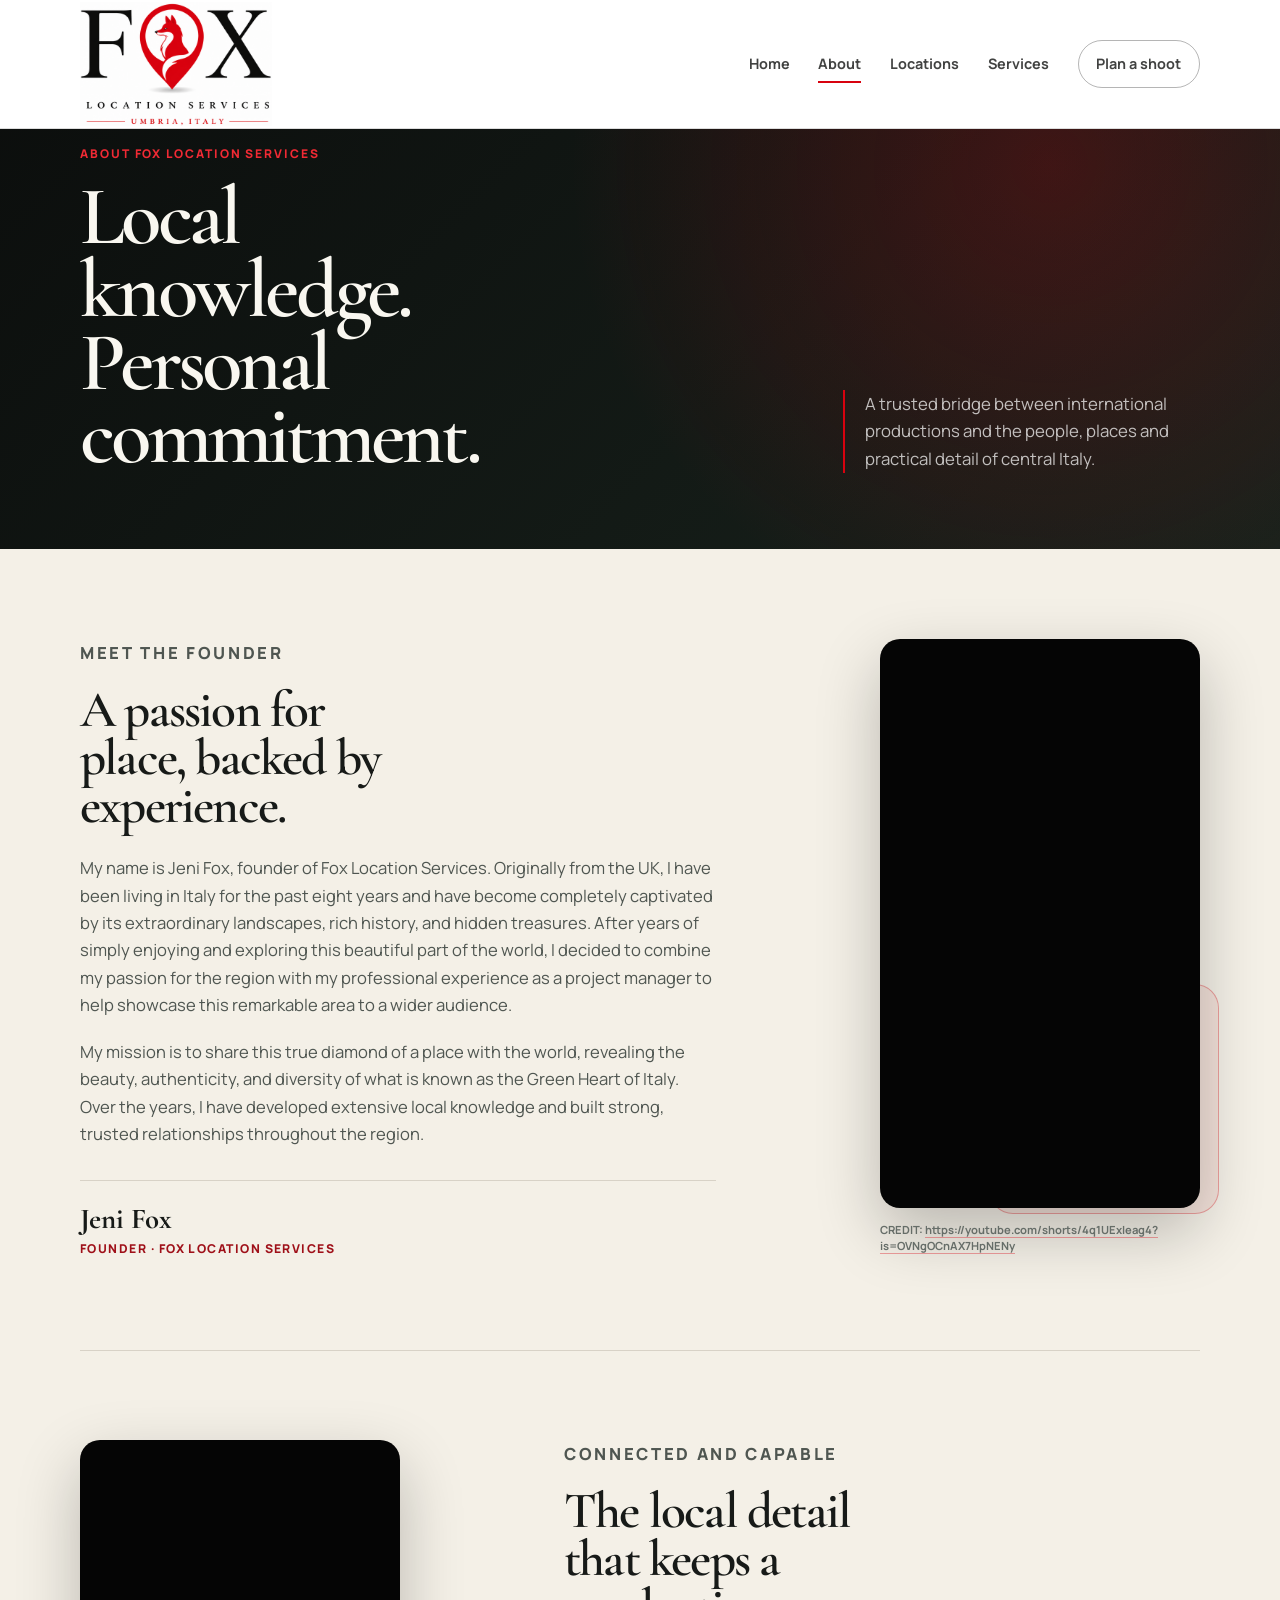
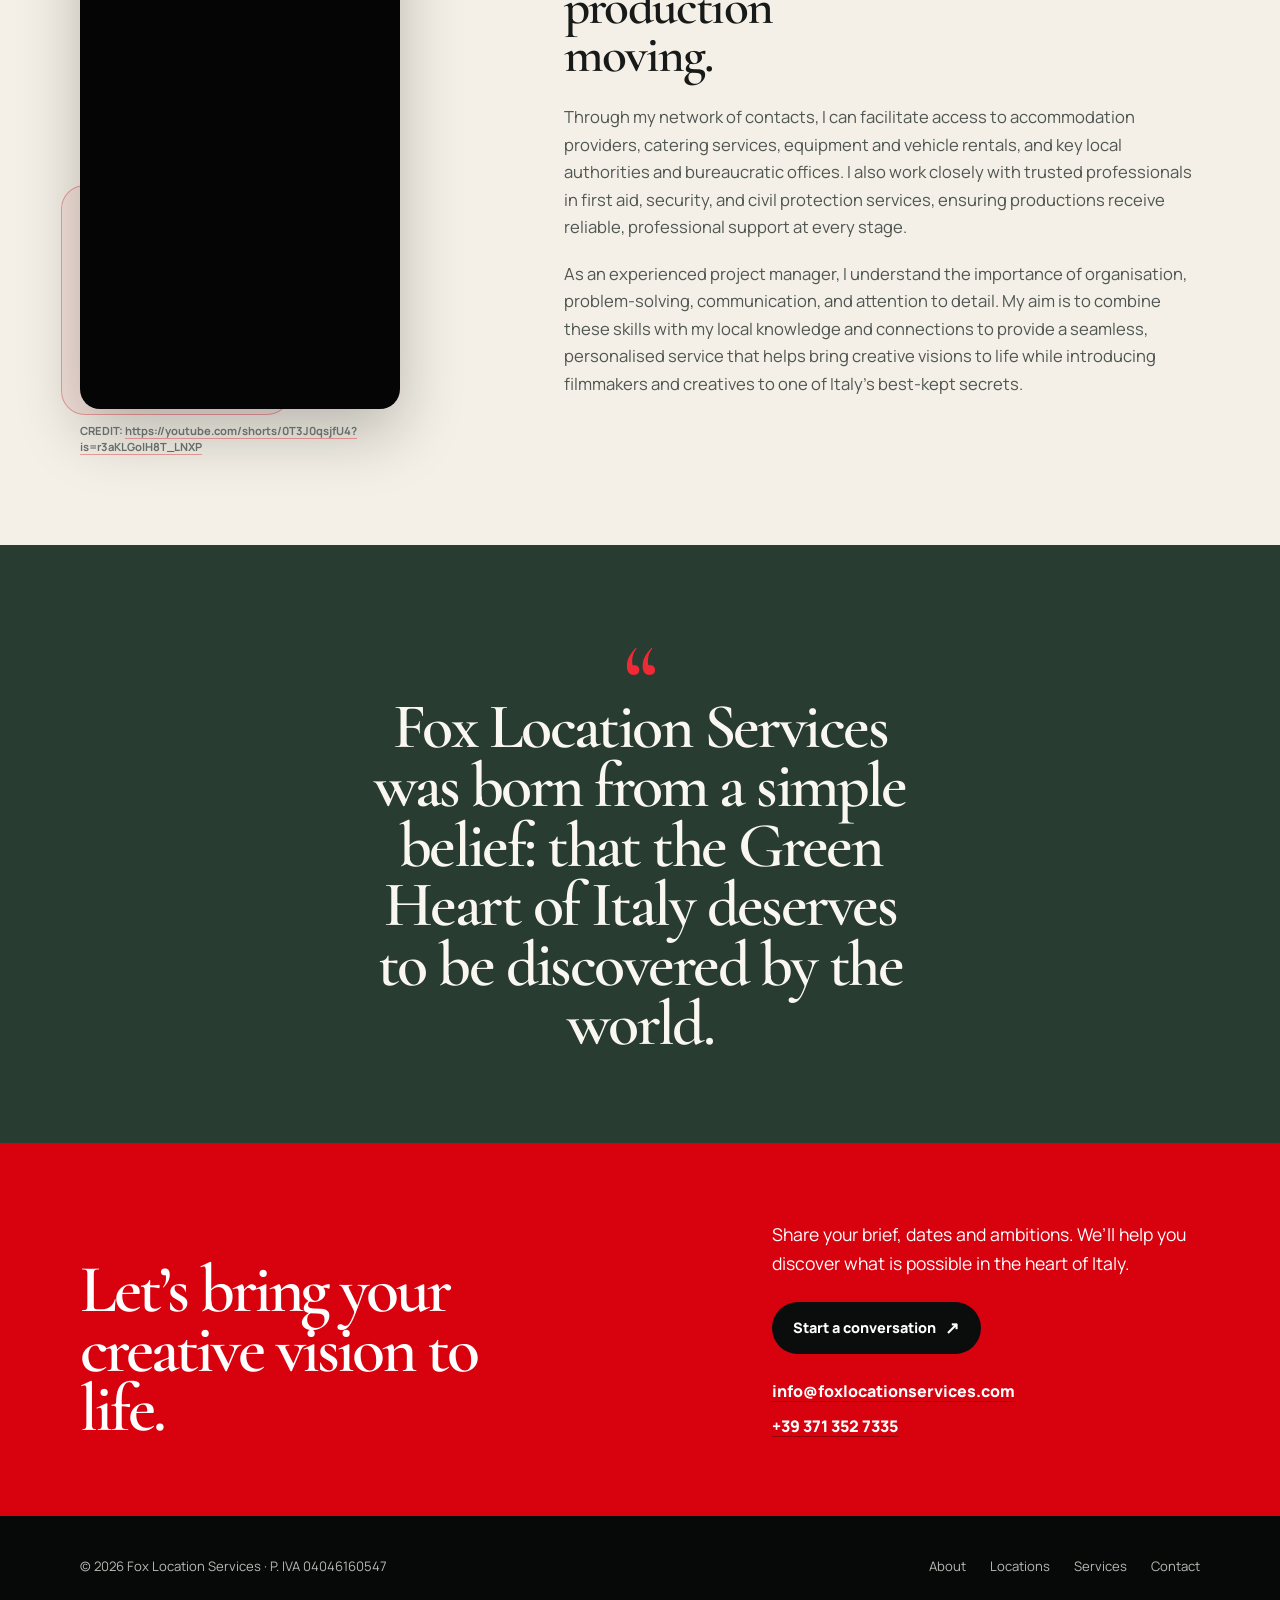
<file: About.html>
<!doctype html>
<html lang="en">
<head>
  <meta charset="utf-8">
  <meta name="viewport" content="width=device-width, initial-scale=1">
  <meta name="theme-color" content="#0b0d0c">

  <title>About Jeni Fox | Fox Location Services</title>
  <meta name="description" content="Meet Jeni Fox, founder of Fox Location Services and a trusted local production partner in Umbria, Tuscany and central Italy.">

  <link rel="preconnect" href="https://fonts.googleapis.com">
  <link rel="preconnect" href="https://fonts.gstatic.com" crossorigin>
  <link href="https://fonts.googleapis.com/css2?family=Cormorant+Garamond:wght@500;600&family=Manrope:wght@400;600;700;800&display=swap" rel="stylesheet">
  <link rel="stylesheet" href="assets/css/styles.css">
</head>

<body>
  <a class="skip-link" href="#main-content">Skip to content</a>

  <header class="site-header">
    <div class="container header-inner">
      <a class="brand" href="index.html" aria-label="Fox Location Services — home">
        <img class="brand-logo fox" src="assets/img/brand/CastleFox.png" alt="Fox Location Services, Umbria, Italy" width="1060" height="684">
      </a>

      <nav class="nav-links" aria-label="Primary navigation">
        <a href="index.html">Home</a>
        <a href="About.html" aria-current="page">About</a>
        <a href="locations.html">Locations</a>
        <a href="index.html#services">Services</a>
        <a class="nav-cta" href="contact.html">Plan a shoot</a>
      </nav>

      <button class="menu-btn" type="button" aria-expanded="false" aria-controls="mobile-menu" aria-label="Open navigation" data-menu-btn>
        <span class="menu-icon" aria-hidden="true"></span>
      </button>
    </div>

    <nav class="mobile-menu" id="mobile-menu" aria-label="Mobile navigation" data-mobile-menu>
      <a href="index.html">Home</a>
      <a href="About.html" aria-current="page">About</a>
      <a href="locations.html">Locations</a>
      <a href="index.html#services">Services</a>
      <a href="contact.html">Plan a shoot</a>
    </nav>
  </header>

  <main id="main-content">
    <section class="about-hero" aria-labelledby="about-page-title">
      <div class="container about-hero-inner">
        <div>
          <p class="eyebrow">About Fox Location Services</p>
          <h1 id="about-page-title">Local knowledge. Personal commitment.</h1>
        </div>
        <p class="about-hero-note">A trusted bridge between international productions and the people, places and practical detail of central Italy.</p>
      </div>
    </section>

    <section class="about-story" aria-label="Our story">
      <div class="container">
        <div class="story-row story-row-image-right">
          <div class="story-copy">
            <p class="eyebrow">Meet the founder</p>
            <h2>A passion for place, backed by experience.</h2>
            <p>My name is Jeni Fox, founder of Fox Location Services. Originally from the UK, I have been living in Italy for the past eight years and have become completely captivated by its extraordinary landscapes, rich history, and hidden treasures. After years of simply enjoying and exploring this beautiful part of the world, I decided to combine my passion for the region with my professional experience as a project manager to help showcase this remarkable area to a wider audience.</p>
            <p>My mission is to share this true diamond of a place with the world, revealing the beauty, authenticity, and diversity of what is known as the Green Heart of Italy. Over the years, I have developed extensive local knowledge and built strong, trusted relationships throughout the region.</p>

            <div class="founder-signoff">
              <strong>Jeni Fox</strong>
              <span>Founder · Fox Location Services</span>
            </div>
          </div>

          <figure class="story-image story-video">
            <div class="video-frame video-frame-portrait">
              <iframe src="https://www.youtube-nocookie.com/embed/4q1UExIeag4?autoplay=1&amp;mute=1&amp;playsinline=1&amp;loop=1&amp;playlist=4q1UExIeag4&amp;rel=0" title="Central Italy location short film one" loading="lazy" referrerpolicy="strict-origin-when-cross-origin" allow="accelerometer; autoplay; clipboard-write; encrypted-media; gyroscope; picture-in-picture; web-share" allowfullscreen></iframe>
            </div>
            <figcaption class="video-credit">CREDIT: <a href="https://youtube.com/shorts/4q1UExIeag4?is=OVNgOCnAX7HpNENy" target="_blank" rel="noopener">https://youtube.com/shorts/4q1UExIeag4?is=OVNgOCnAX7HpNENy</a></figcaption>
          </figure>
        </div>

        <div class="story-row story-row-image-left">
          <figure class="story-image story-video">
            <div class="video-frame video-frame-portrait">
              <iframe src="https://www.youtube-nocookie.com/embed/0T3J0qsjfU4?autoplay=1&amp;mute=1&amp;playsinline=1&amp;loop=1&amp;playlist=0T3J0qsjfU4&amp;rel=0" title="Central Italy location short film two" loading="lazy" referrerpolicy="strict-origin-when-cross-origin" allow="accelerometer; autoplay; clipboard-write; encrypted-media; gyroscope; picture-in-picture; web-share" allowfullscreen></iframe>
            </div>
            <figcaption class="video-credit">CREDIT: <a href="https://youtube.com/shorts/0T3J0qsjfU4?is=r3aKLGoIH8T_LNXP" target="_blank" rel="noopener">https://youtube.com/shorts/0T3J0qsjfU4?is=r3aKLGoIH8T_LNXP</a></figcaption>
          </figure>

          <div class="story-copy">
            <p class="eyebrow">Connected and capable</p>
            <h2>The local detail that keeps a production moving.</h2>
            <p>Through my network of contacts, I can facilitate access to accommodation providers, catering services, equipment and vehicle rentals, and key local authorities and bureaucratic offices. I also work closely with trusted professionals in first aid, security, and civil protection services, ensuring productions receive reliable, professional support at every stage.</p>
            <p>As an experienced project manager, I understand the importance of organisation, problem-solving, communication, and attention to detail. My aim is to combine these skills with my local knowledge and connections to provide a seamless, personalised service that helps bring creative visions to life while introducing filmmakers and creatives to one of Italy’s best-kept secrets.</p>
          </div>
        </div>
      </div>
    </section>

    <section class="belief-band" aria-label="Our founding belief">
      <div class="container">
        <blockquote>Fox Location Services was born from a simple belief: that the Green Heart of Italy deserves to be discovered by the world.</blockquote>
      </div>
    </section>

    <section class="cta-section" aria-labelledby="about-cta-title">
      <div class="container cta-grid">
        <h2 id="about-cta-title">Let’s bring your creative vision to life.</h2>
        <div class="cta-details">
          <p>Share your brief, dates and ambitions. We’ll help you discover what is possible in the heart of Italy.</p>
          <a class="btn btn-dark" href="contact.html">Start a conversation <span class="arrow" aria-hidden="true">↗</span></a>
          <div class="contact-list">
            <a href="mailto:info@foxlocationservices.com">info@foxlocationservices.com</a>
            <a href="tel:+393713527335">+39 371 352 7335</a>
          </div>
        </div>
      </div>
    </section>
  </main>

  <footer class="footer">
    <div class="container footer-inner">
      <div>© <span id="year"></span> Fox Location Services · P. IVA 04046160547</div>
      <nav class="footer-links" aria-label="Footer navigation">
        <a href="About.html">About</a>
        <a href="locations.html">Locations</a>
        <a href="index.html#services">Services</a>
        <a href="contact.html">Contact</a>
      </nav>
    </div>
  </footer>

  <script>
    document.getElementById("year").textContent = new Date().getFullYear();

    const menuButton = document.querySelector("[data-menu-btn]");
    const mobileMenu = document.querySelector("[data-mobile-menu]");

    if (menuButton && mobileMenu) {
      const closeMenu = () => {
        menuButton.setAttribute("aria-expanded", "false");
        menuButton.setAttribute("aria-label", "Open navigation");
        mobileMenu.classList.remove("is-open");
        document.body.classList.remove("menu-open");
      };

      menuButton.addEventListener("click", () => {
        const isOpen = menuButton.getAttribute("aria-expanded") === "true";
        menuButton.setAttribute("aria-expanded", String(!isOpen));
        menuButton.setAttribute("aria-label", isOpen ? "Open navigation" : "Close navigation");
        mobileMenu.classList.toggle("is-open", !isOpen);
        document.body.classList.toggle("menu-open", !isOpen);
      });

      mobileMenu.querySelectorAll("a").forEach((link) => link.addEventListener("click", closeMenu));
      document.addEventListener("keydown", (event) => {
        if (event.key === "Escape") closeMenu();
      });
    }
  </script>
</body>
</html>
</file>
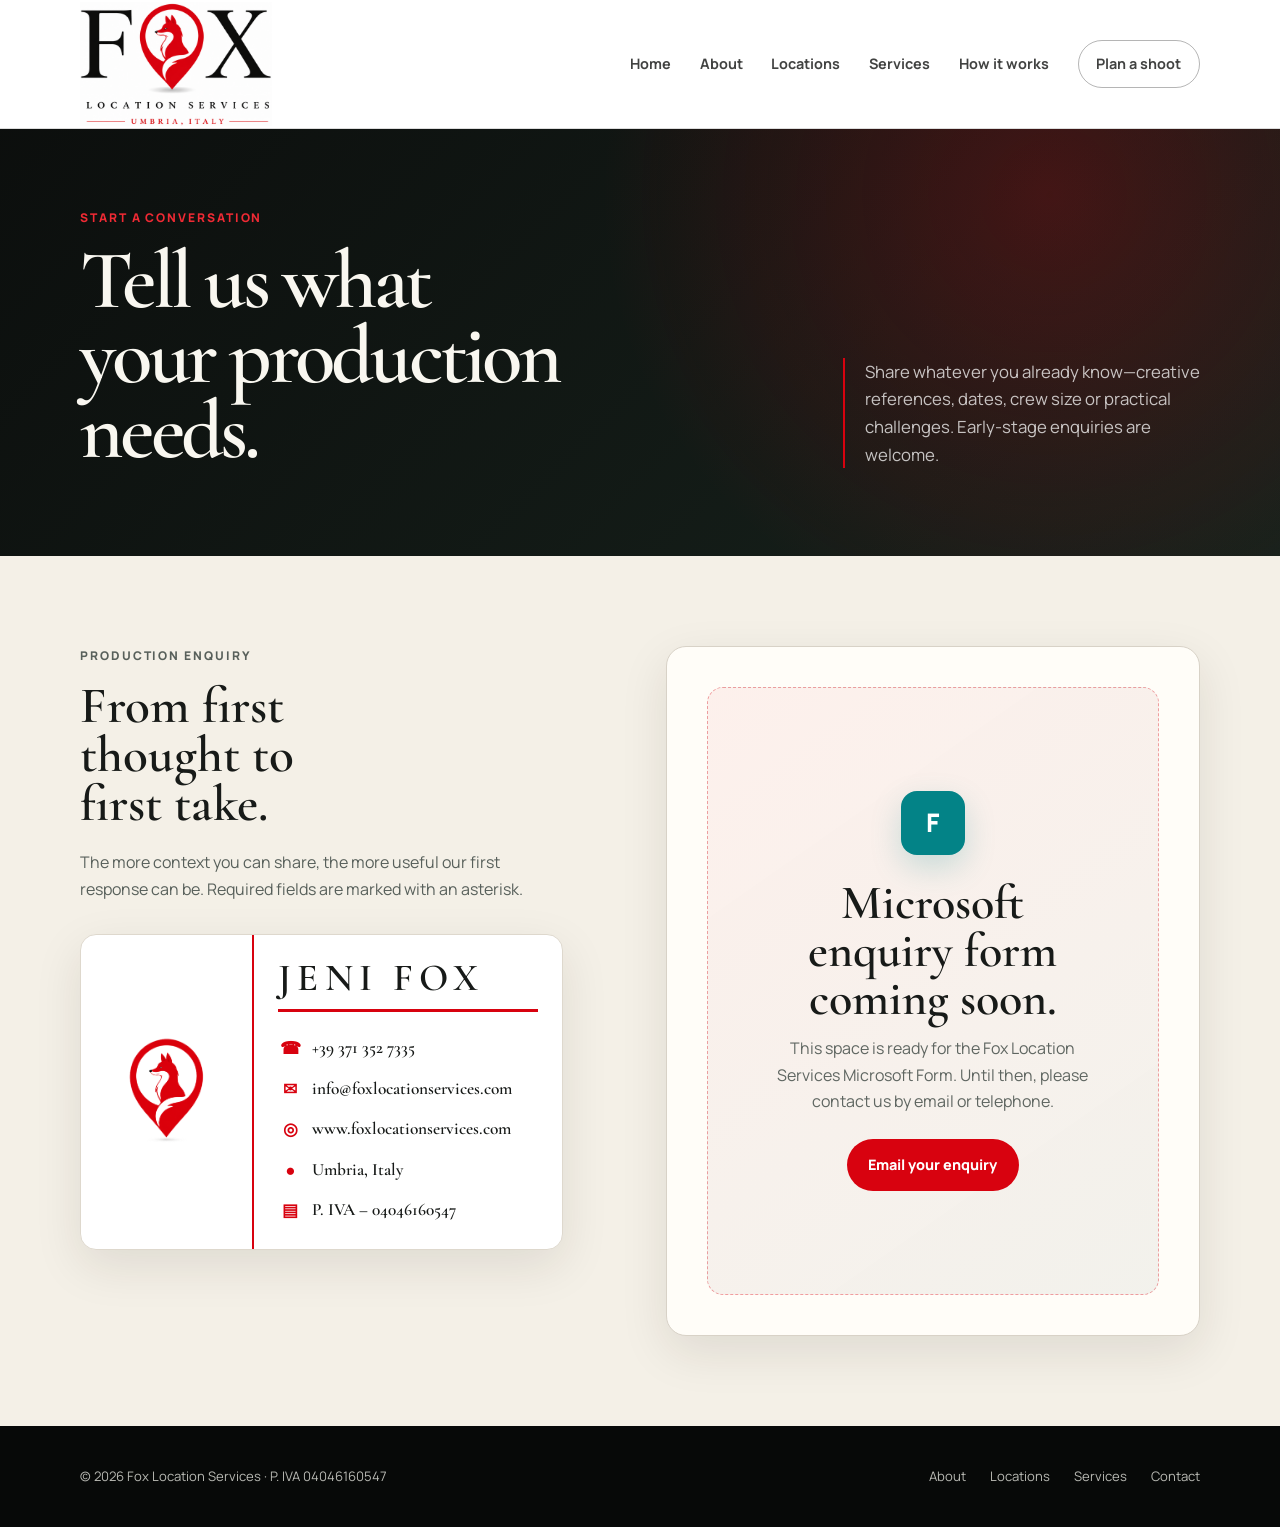
<file: contact.html>
<!doctype html>
<html lang="en">
<head>
  <meta charset="utf-8">
  <meta name="viewport" content="width=device-width, initial-scale=1">
  <meta name="theme-color" content="#0b0d0c">
  <title>Contact & Production Enquiries | Fox Location Services</title>
  <meta name="description" content="Tell Fox Location Services about your Italian film, television, commercial or documentary production.">
  <link rel="preconnect" href="https://fonts.googleapis.com">
  <link rel="preconnect" href="https://fonts.gstatic.com" crossorigin>
  <link href="https://fonts.googleapis.com/css2?family=Cormorant+Garamond:wght@500;600&family=Manrope:wght@400;600;700;800&display=swap" rel="stylesheet">
  <link rel="stylesheet" href="assets/css/styles.css">
</head>

<body>
  <a class="skip-link" href="#main-content">Skip to content</a>
  <header class="site-header">
    <div class="container header-inner">
      <a class="brand" href="index.html" aria-label="Fox Location Services — home">
        <img class="brand-logo fox" src="assets/img/brand/CastleFox.png" alt="Fox Location Services, Umbria, Italy" width="1060" height="684">
      </a>
      <nav class="nav-links" aria-label="Primary navigation">
        <a href="index.html">Home</a>
        <a href="About.html">About</a>
        <a href="locations.html">Locations</a>
        <a href="index.html#services">Services</a>
        <a href="index.html#process">How it works</a>
        <a class="nav-cta" href="contact.html" aria-current="page">Plan a shoot</a>
      </nav>
      <button class="menu-btn" type="button" aria-expanded="false" aria-controls="mobile-menu" aria-label="Open navigation" data-menu-btn>
        <span class="menu-icon" aria-hidden="true"></span>
      </button>
    </div>
    <nav class="mobile-menu" id="mobile-menu" aria-label="Mobile navigation" data-mobile-menu>
      <a href="index.html">Home</a>
      <a href="About.html">About</a>
      <a href="locations.html">Locations</a>
      <a href="index.html#services">Services</a>
      <a href="index.html#process">How it works</a>
      <a href="contact.html" aria-current="page">Plan a shoot</a>
    </nav>
  </header>

  <main id="main-content">
    <section class="page-hero" aria-labelledby="contact-page-title">
      <div class="container page-hero-inner">
        <div>
          <p class="eyebrow">Start a conversation</p>
          <h1 id="contact-page-title">Tell us what your production needs.</h1>
        </div>
        <p class="page-hero-copy">Share whatever you already know—creative references, dates, crew size or practical challenges. Early-stage enquiries are welcome.</p>
      </div>
    </section>

    <section class="section contact-section" aria-labelledby="enquiry-title">
      <div class="container contact-grid">
        <div class="contact-intro">
          <p class="eyebrow">Production enquiry</p>
          <h2 id="enquiry-title">From first thought to first take.</h2>
          <p>The more context you can share, the more useful our first response can be. Required fields are marked with an asterisk.</p>
          <div class="contact-identity-card" aria-label="Jeni Fox contact details">
            <div class="contact-identity-mark">
              <img src="assets/img/brand/Location.png" alt="" width="1254" height="1254">
            </div>
            <div class="contact-identity-details">
              <h3 class="contact-identity-name">Jeni Fox</h3>
              <ul class="contact-identity-list">
                <li><span class="contact-identity-icon" aria-hidden="true">☎</span><a href="tel:+393713527335">+39 371 352 7335</a></li>
                <li><span class="contact-identity-icon" aria-hidden="true">✉</span><a href="mailto:info@foxlocationservices.com">info@foxlocationservices.com</a></li>
                <li><span class="contact-identity-icon" aria-hidden="true">◎</span><a href="https://www.foxlocationservices.com/">www.foxlocationservices.com</a></li>
                <li><span class="contact-identity-icon" aria-hidden="true">●</span><span>Umbria, Italy</span></li>
                <li><span class="contact-identity-icon" aria-hidden="true">▤</span><span>P. IVA – 04046160547</span></li>
              </ul>
            </div>
          </div>
        </div>

        <div class="enquiry-form microsoft-form-shell">
          <div class="microsoft-form-placeholder" id="microsoft-form-placeholder">
            <div>
              <div class="microsoft-form-icon" aria-hidden="true">F</div>
              <h3>Microsoft enquiry form coming soon.</h3>
              <p>This space is ready for the Fox Location Services Microsoft Form. Until then, please contact us by email or telephone.</p>
              <a class="btn btn-primary" href="mailto:info@foxlocationservices.com">Email your enquiry</a>
            </div>
          </div>
          <iframe class="microsoft-form-frame" id="microsoft-form-frame" src="about:blank" title="Fox Location Services production enquiry form" loading="eager" hidden></iframe>
        </div>
      </div>
    </section>
  </main>

  <footer class="footer">
    <div class="container footer-inner">
      <div>© <span id="year"></span> Fox Location Services · P. IVA 04046160547</div>
      <nav class="footer-links" aria-label="Footer navigation">
        <a href="About.html">About</a>
        <a href="locations.html">Locations</a>
        <a href="index.html#services">Services</a>
        <a href="contact.html">Contact</a>
      </nav>
    </div>
  </footer>

  <script>
    // Replace only the text below with the URL from Microsoft Forms: Collect responses → Embed.
    const microsoftFormsUrl = "MICROSOFT_FORMS_URL_HERE";
    const microsoftFormFrame = document.getElementById("microsoft-form-frame");
    const microsoftFormPlaceholder = document.getElementById("microsoft-form-placeholder");
    if (microsoftFormsUrl.startsWith("https://")) {
      microsoftFormFrame.src = microsoftFormsUrl;
      microsoftFormFrame.hidden = false;
      microsoftFormPlaceholder.hidden = true;
    }

    document.getElementById("year").textContent = new Date().getFullYear();
    const menuButton = document.querySelector("[data-menu-btn]");
    const mobileMenu = document.querySelector("[data-mobile-menu]");
    if (menuButton && mobileMenu) {
      const closeMenu = () => {
        menuButton.setAttribute("aria-expanded", "false");
        menuButton.setAttribute("aria-label", "Open navigation");
        mobileMenu.classList.remove("is-open");
        document.body.classList.remove("menu-open");
      };
      menuButton.addEventListener("click", () => {
        const isOpen = menuButton.getAttribute("aria-expanded") === "true";
        menuButton.setAttribute("aria-expanded", String(!isOpen));
        menuButton.setAttribute("aria-label", isOpen ? "Open navigation" : "Close navigation");
        mobileMenu.classList.toggle("is-open", !isOpen);
        document.body.classList.toggle("menu-open", !isOpen);
      });
      mobileMenu.querySelectorAll("a").forEach((link) => link.addEventListener("click", closeMenu));
      document.addEventListener("keydown", (event) => { if (event.key === "Escape") closeMenu(); });
    }
  </script>
</body>
</html>
</file>
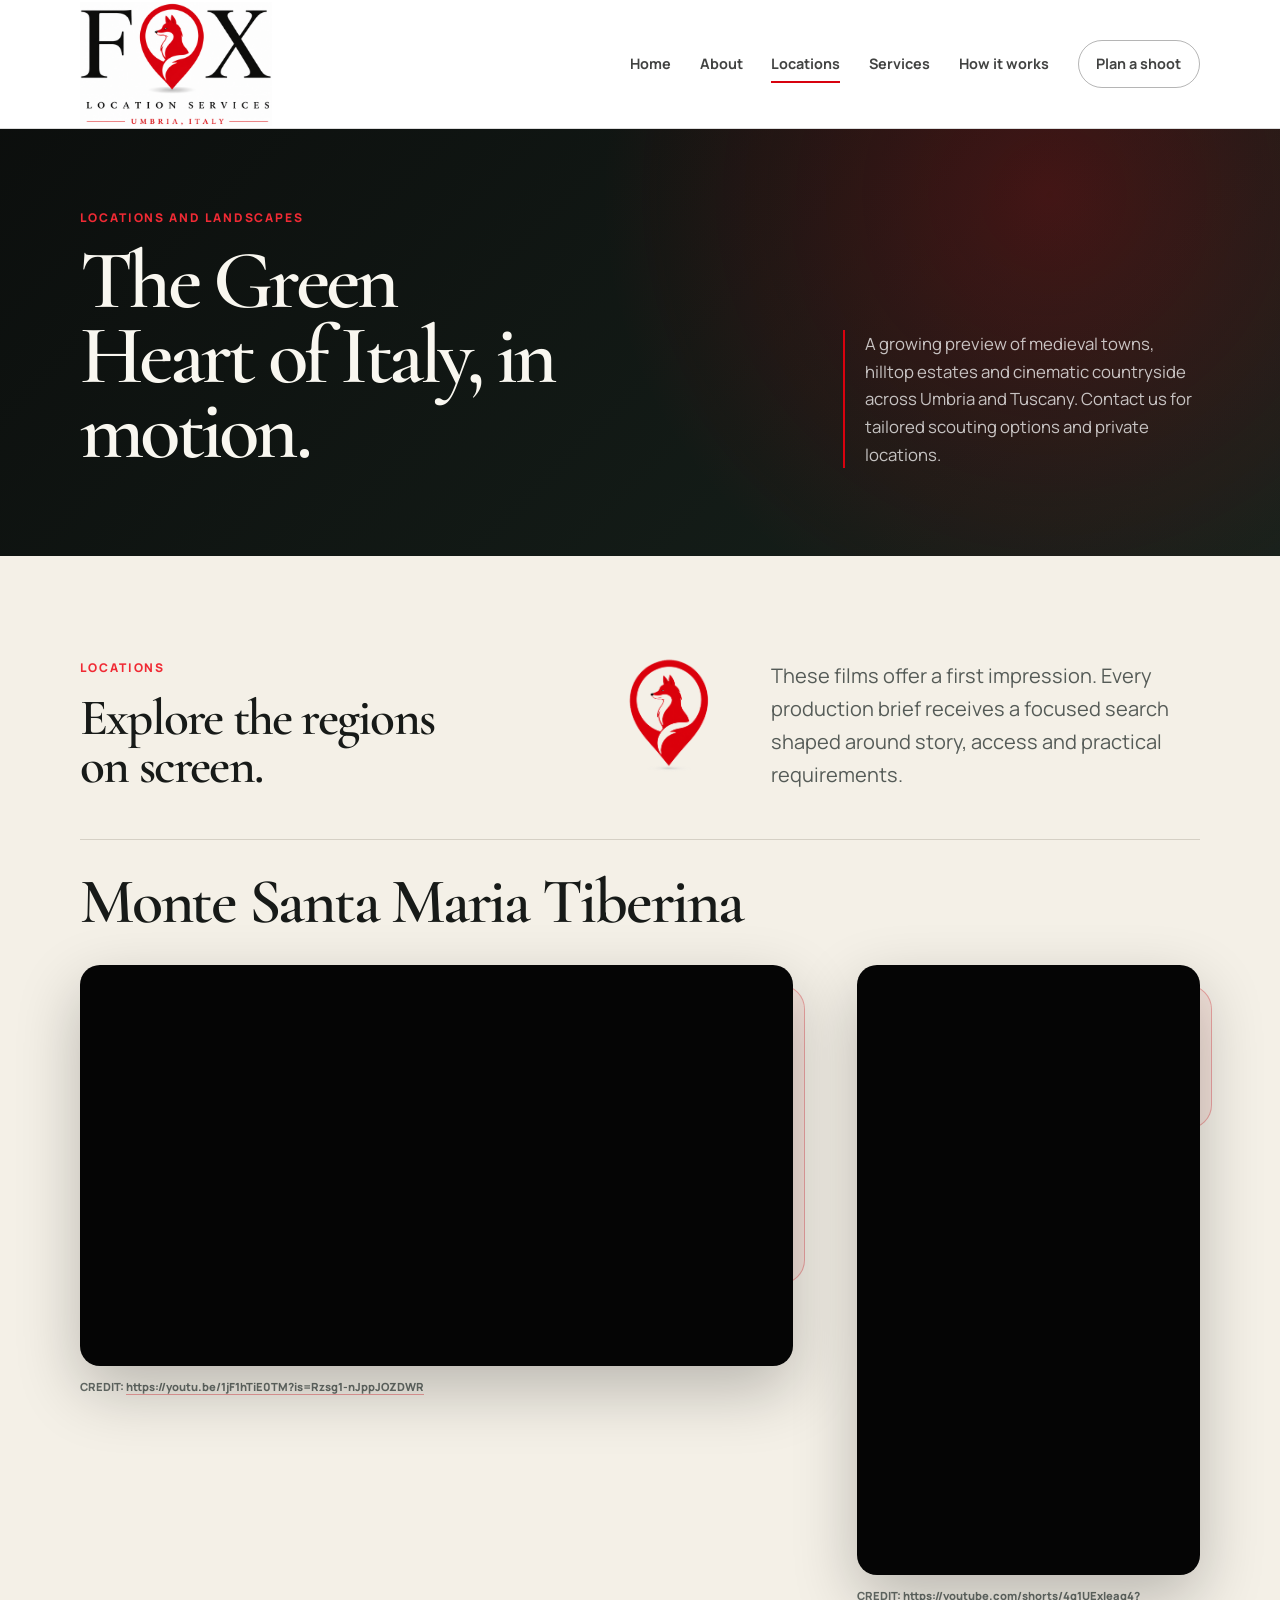
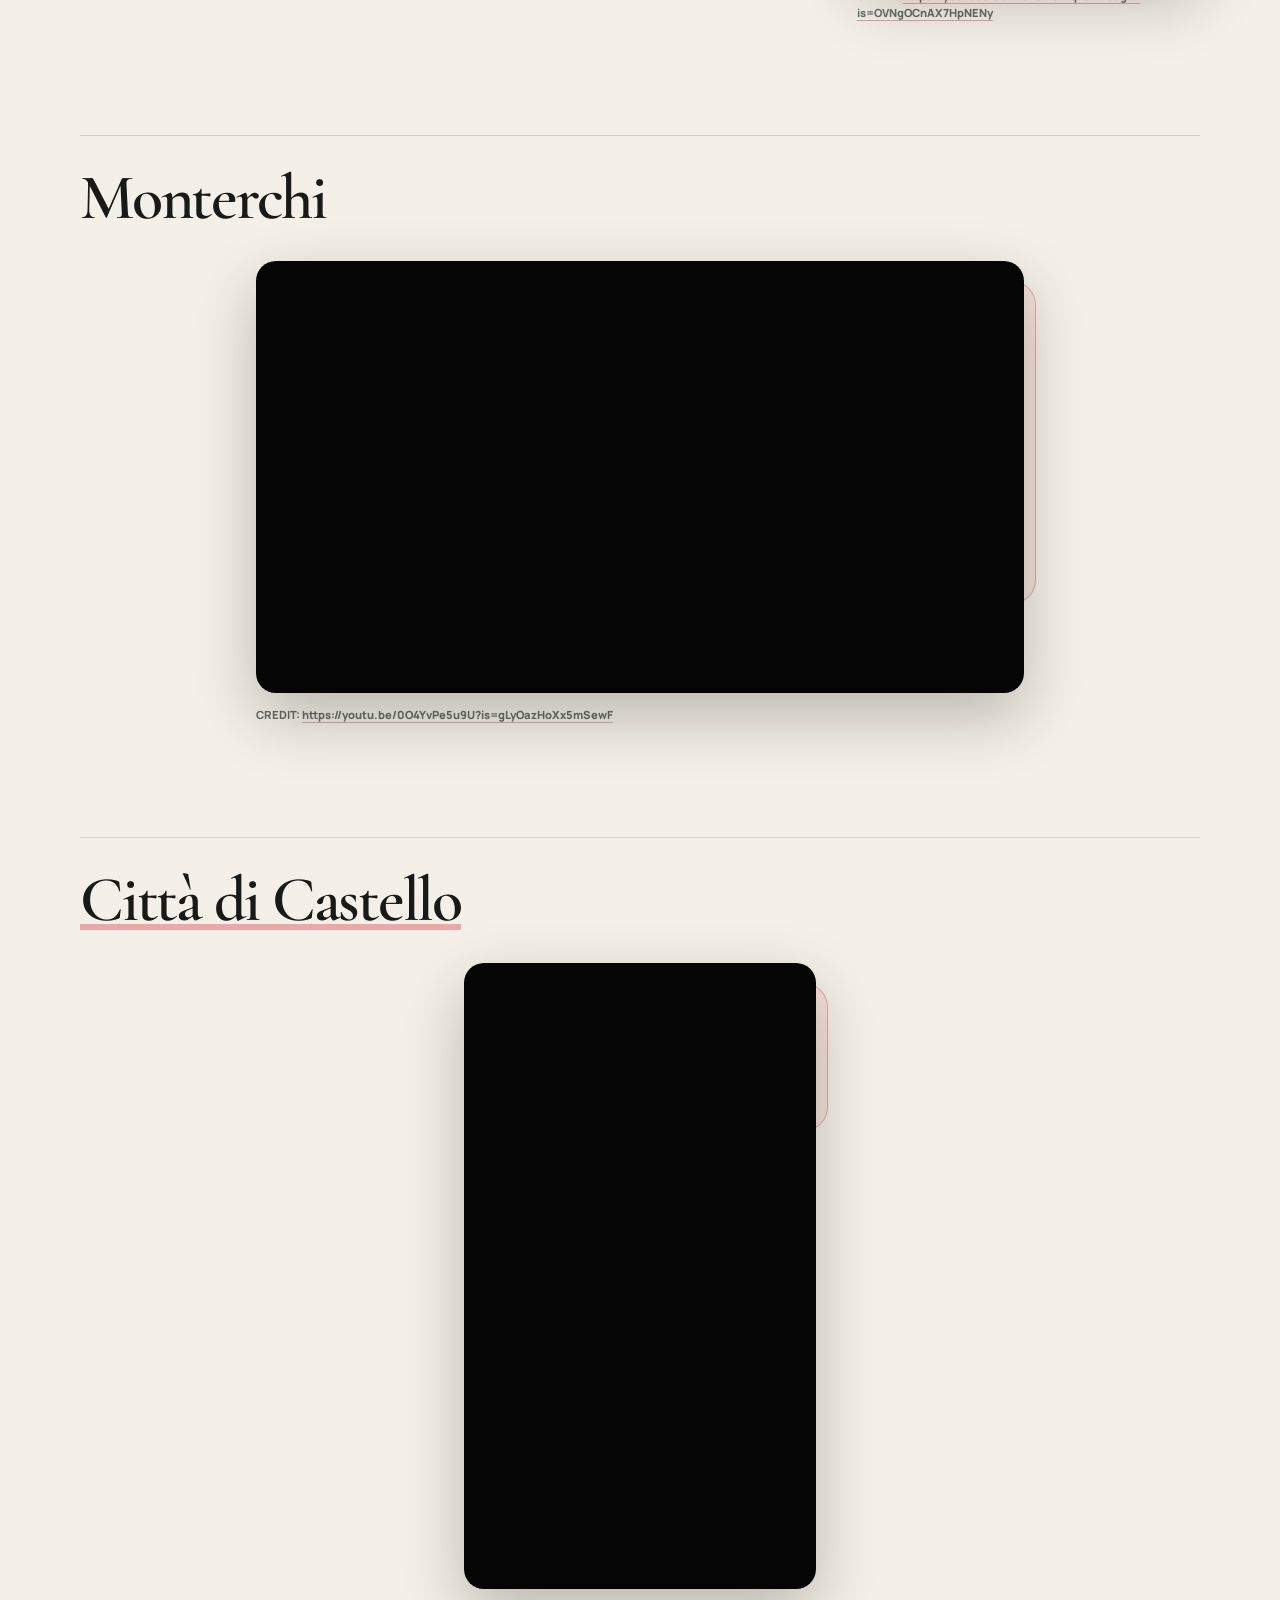
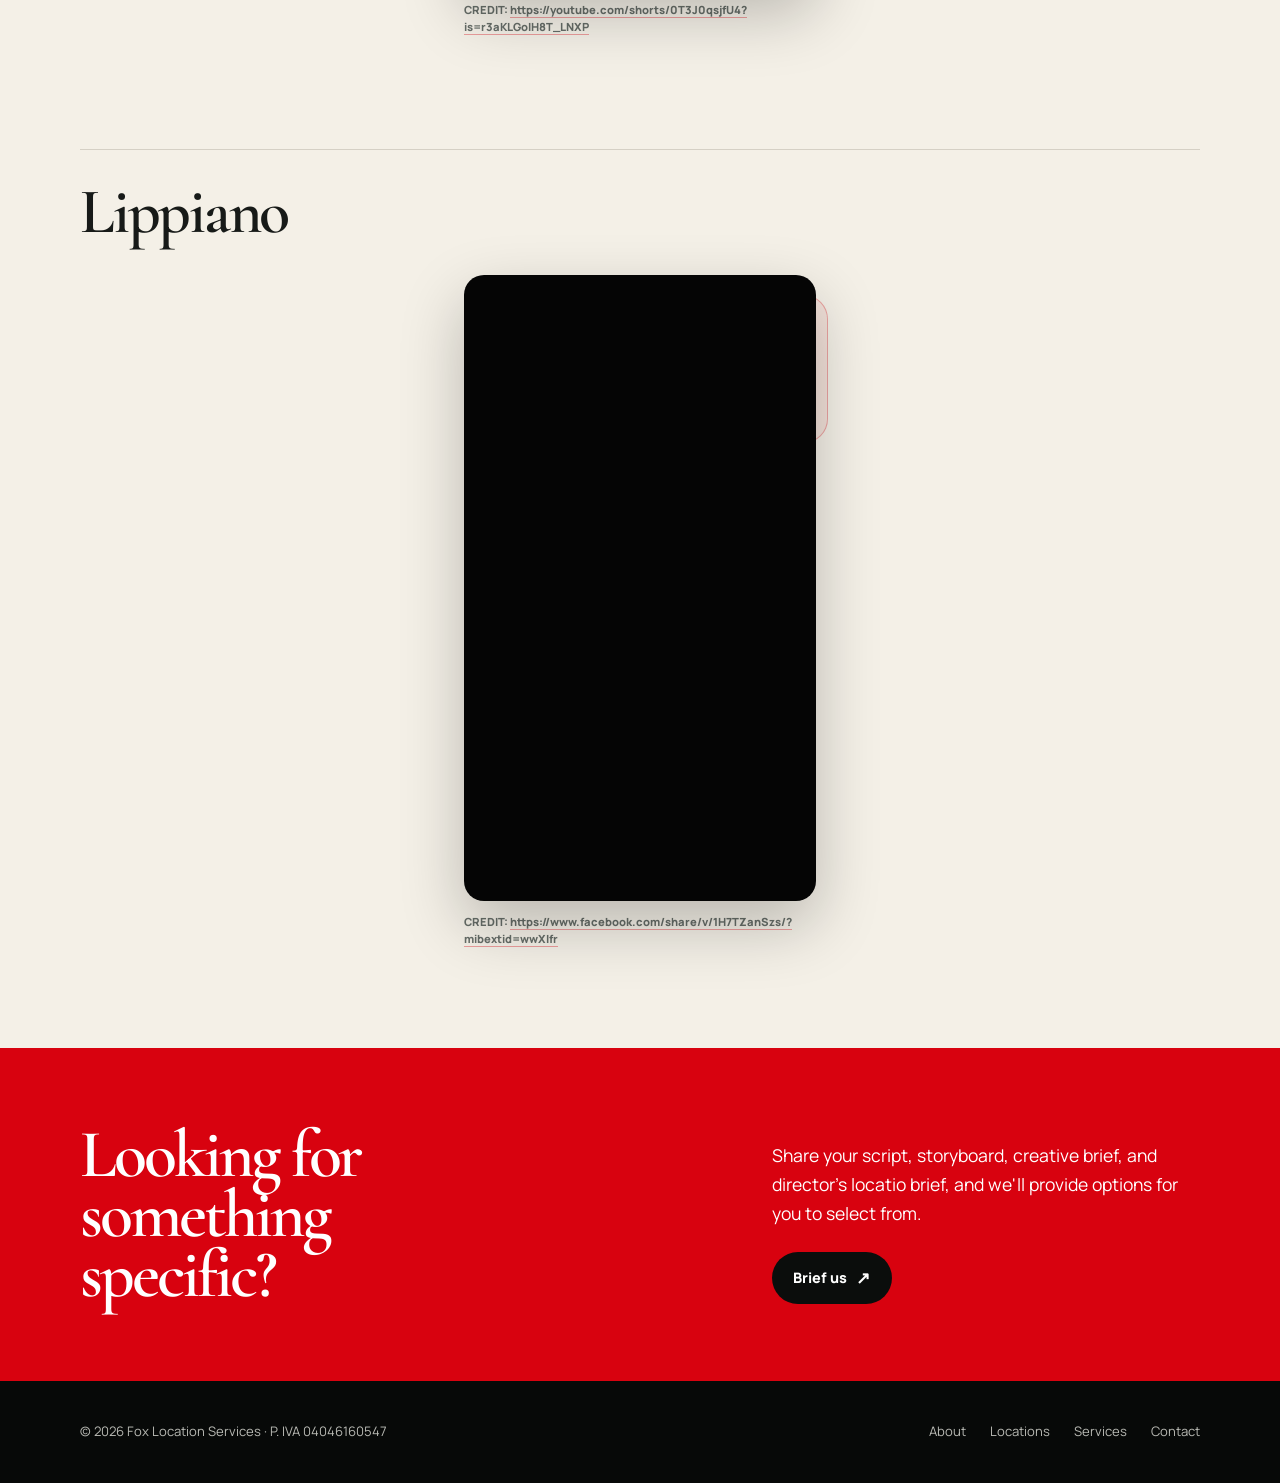
<file: locations.html>
<!doctype html>
<html lang="en">
<head>
  <meta charset="utf-8">
  <meta name="viewport" content="width=device-width, initial-scale=1">
  <meta name="theme-color" content="#0b0d0c">
  <title>Locations in Umbria & Tuscany | Fox Location Services</title>
  <meta name="description" content="Explore film locations, landscapes and historic settings across Umbria, Tuscany and the Green Heart of Italy.">
  <link rel="preconnect" href="https://fonts.googleapis.com">
  <link rel="preconnect" href="https://fonts.gstatic.com" crossorigin>
  <link href="https://fonts.googleapis.com/css2?family=Cormorant+Garamond:wght@500;600&family=Manrope:wght@400;600;700;800&display=swap" rel="stylesheet">
  <link rel="stylesheet" href="assets/css/styles.css">
</head>

<body>
  <a class="skip-link" href="#main-content">Skip to content</a>

  <header class="site-header">
    <div class="container header-inner">
      <a class="brand" href="index.html" aria-label="Fox Location Services — home">
        <img class="brand-logo fox" src="assets/img/brand/CastleFox.png" alt="Fox Location Services, Umbria, Italy" width="1060" height="684">
      </a>
      <nav class="nav-links" aria-label="Primary navigation">
        <a href="index.html">Home</a>
        <a href="About.html">About</a>
        <a href="locations.html" aria-current="page">Locations</a>
        <a href="index.html#services">Services</a>
        <a href="index.html#process">How it works</a>
        <a class="nav-cta" href="contact.html">Plan a shoot</a>
      </nav>
      <button class="menu-btn" type="button" aria-expanded="false" aria-controls="mobile-menu" aria-label="Open navigation" data-menu-btn>
        <span class="menu-icon" aria-hidden="true"></span>
      </button>
    </div>
    <nav class="mobile-menu" id="mobile-menu" aria-label="Mobile navigation" data-mobile-menu>
      <a href="index.html">Home</a>
      <a href="About.html">About</a>
      <a href="locations.html" aria-current="page">Locations</a>
      <a href="index.html#services">Services</a>
      <a href="index.html#process">How it works</a>
      <a href="contact.html">Plan a shoot</a>
    </nav>
  </header>

  <main id="main-content">
    <section class="page-hero" aria-labelledby="locations-page-title">
      <div class="container page-hero-inner">
        <div>
          <p class="eyebrow">Locations and landscapes</p>
          <h1 id="locations-page-title">The Green Heart of Italy, in motion.</h1>
        </div>
        <p class="page-hero-copy">A growing preview of medieval towns, hilltop estates and cinematic countryside across Umbria and Tuscany. Contact us for tailored scouting options and private locations.</p>
      </div>
    </section>

    <section class="section video-library" aria-labelledby="location-films-title">
      <div class="container">
        <div class="section-header">
       <div class="location-heading-lockup">
  <div>
    <p class="eyebrow">Locations</p>
    <h2 class="section-title small" id="location-films-title">Explore the regions on screen.</h2>
  </div>

  <img class="location-heading-mark" src="assets/img/brand/Location.png" alt="" width="1254" height="1254">
</div>
          <p class="lead">These films offer a first impression. Every production brief receives a focused search shaped around story, access and practical requirements.</p>
        </div>

        <div class="location-reel-groups">
          <section class="location-reel-group" aria-labelledby="monterchi-pair-title">
            <h2 class="location-reel-title" id="monterchi-pair-title">Monte Santa Maria Tiberina</h2>
            <div class="location-reel-grid location-reel-grid-mixed">
              <figure class="video-card">
                <div class="video-frame">
                  <iframe src="https://www.youtube-nocookie.com/embed/1jF1hTiE0TM?autoplay=1&amp;mute=1&amp;playsinline=1&amp;loop=1&amp;playlist=1jF1hTiE0TM&amp;rel=0" title="Monterchi location film" loading="lazy" referrerpolicy="strict-origin-when-cross-origin" allow="accelerometer; autoplay; clipboard-write; encrypted-media; gyroscope; picture-in-picture; web-share" allowfullscreen></iframe>
                </div>
                <figcaption class="video-credit">CREDIT: <a href="https://youtu.be/1jF1hTiE0TM?is=Rzsg1-nJppJOZDWR" target="_blank" rel="noopener">https://youtu.be/1jF1hTiE0TM?is=Rzsg1-nJppJOZDWR</a></figcaption>
              </figure>

              <figure class="video-card location-reel-portrait">
                <div class="video-frame video-frame-portrait">
                  <iframe src="https://www.youtube-nocookie.com/embed/4q1UExIeag4?autoplay=1&amp;mute=1&amp;playsinline=1&amp;loop=1&amp;playlist=4q1UExIeag4&amp;rel=0" title="Monterchi location short film" loading="lazy" referrerpolicy="strict-origin-when-cross-origin" allow="accelerometer; autoplay; clipboard-write; encrypted-media; gyroscope; picture-in-picture; web-share" allowfullscreen></iframe>
                </div>
                <figcaption class="video-credit">CREDIT: <a href="https://youtube.com/shorts/4q1UExIeag4?is=OVNgOCnAX7HpNENy" target="_blank" rel="noopener">https://youtube.com/shorts/4q1UExIeag4?is=OVNgOCnAX7HpNENy</a></figcaption>
              </figure>
            </div>
          </section>

          <section class="location-reel-group" aria-labelledby="monterchi-single-title">
            <h2 class="location-reel-title" id="monterchi-single-title">Monterchi</h2>
            <div class="location-reel-single location-reel-wide">
              <figure class="video-card">
                <div class="video-frame">
                  <iframe src="https://www.youtube-nocookie.com/embed/0O4YvPe5u9U?autoplay=1&amp;mute=1&amp;playsinline=1&amp;loop=1&amp;playlist=0O4YvPe5u9U&amp;rel=0" title="Monterchi location film two" loading="lazy" referrerpolicy="strict-origin-when-cross-origin" allow="accelerometer; autoplay; clipboard-write; encrypted-media; gyroscope; picture-in-picture; web-share" allowfullscreen></iframe>
                </div>
                <figcaption class="video-credit">CREDIT: <a href="https://youtu.be/0O4YvPe5u9U?is=gLyOazHoXx5mSewF" target="_blank" rel="noopener">https://youtu.be/0O4YvPe5u9U?is=gLyOazHoXx5mSewF</a></figcaption>
              </figure>
            </div>
          </section>

          <section class="location-reel-group" aria-labelledby="citta-title">
            <h2 class="location-reel-title" id="citta-title"><a href="https://www.youtube.com/hashtag/cittadicastello" target="_blank" rel="noopener">Città di Castello</a></h2>
            <div class="location-reel-single location-reel-portrait">
              <figure class="video-card">
                <div class="video-frame video-frame-portrait">
                  <iframe src="https://www.youtube-nocookie.com/embed/0T3J0qsjfU4?autoplay=1&amp;mute=1&amp;playsinline=1&amp;loop=1&amp;playlist=0T3J0qsjfU4&amp;rel=0" title="Città di Castello location short film" loading="lazy" referrerpolicy="strict-origin-when-cross-origin" allow="accelerometer; autoplay; clipboard-write; encrypted-media; gyroscope; picture-in-picture; web-share" allowfullscreen></iframe>
                </div>
                <figcaption class="video-credit">CREDIT: <a href="https://youtube.com/shorts/0T3J0qsjfU4?is=r3aKLGoIH8T_LNXP" target="_blank" rel="noopener">https://youtube.com/shorts/0T3J0qsjfU4?is=r3aKLGoIH8T_LNXP</a></figcaption>
              </figure>
            </div>
          </section>

          <section class="location-reel-group" aria-labelledby="lippiano-title">
            <h2 class="location-reel-title" id="lippiano-title">Lippiano</h2>
            <div class="location-reel-single location-reel-portrait">
              <figure class="video-card">
                <div class="video-frame video-frame-portrait">
                  <iframe src="https://www.facebook.com/plugins/video.php?href=https%3A%2F%2Fwww.facebook.com%2Freel%2F2310042489496138&amp;show_text=false&amp;width=400&amp;autoplay=true" title="Lippiano location film" loading="eager" allow="autoplay; clipboard-write; encrypted-media; picture-in-picture; web-share" allowfullscreen></iframe>
                </div>
                <figcaption class="video-credit">CREDIT: <a href="https://www.facebook.com/reel/2310042489496138" target="_blank" rel="noopener">https://www.facebook.com/share/v/1H7TZanSzs/?mibextid=wwXIfr</a></figcaption>
              </figure>
            </div>
          </section>
        </div>
      </div>
    </section>

    <section class="cta-section" aria-labelledby="locations-cta-title">
      <div class="container cta-grid">
        <h2 id="locations-cta-title">Looking for something specific?</h2>
        <div class="cta-details">
          <p>Share your script, storyboard, creative brief, and director's locatio brief, and we'll provide options for you to select from.</p>
          <a class="btn btn-dark" href="contact.html">Brief us <span class="arrow" aria-hidden="true">↗</span></a>
        </div>
      </div>
    </section>
  </main>

  <footer class="footer">
    <div class="container footer-inner">
      <div>© <span id="year"></span> Fox Location Services · P. IVA 04046160547</div>
      <nav class="footer-links" aria-label="Footer navigation">
        <a href="About.html">About</a>
        <a href="locations.html">Locations</a>
        <a href="index.html#services">Services</a>
        <a href="contact.html">Contact</a>
      </nav>
    </div>
  </footer>

  <script>
    document.getElementById("year").textContent = new Date().getFullYear();
    const menuButton = document.querySelector("[data-menu-btn]");
    const mobileMenu = document.querySelector("[data-mobile-menu]");
    if (menuButton && mobileMenu) {
      const closeMenu = () => {
        menuButton.setAttribute("aria-expanded", "false");
        menuButton.setAttribute("aria-label", "Open navigation");
        mobileMenu.classList.remove("is-open");
        document.body.classList.remove("menu-open");
      };
      menuButton.addEventListener("click", () => {
        const isOpen = menuButton.getAttribute("aria-expanded") === "true";
        menuButton.setAttribute("aria-expanded", String(!isOpen));
        menuButton.setAttribute("aria-label", isOpen ? "Open navigation" : "Close navigation");
        mobileMenu.classList.toggle("is-open", !isOpen);
        document.body.classList.toggle("menu-open", !isOpen);
      });
      mobileMenu.querySelectorAll("a").forEach((link) => link.addEventListener("click", closeMenu));
      document.addEventListener("keydown", (event) => { if (event.key === "Escape") closeMenu(); });
    }
  </script>
</body>
</html>
</file>
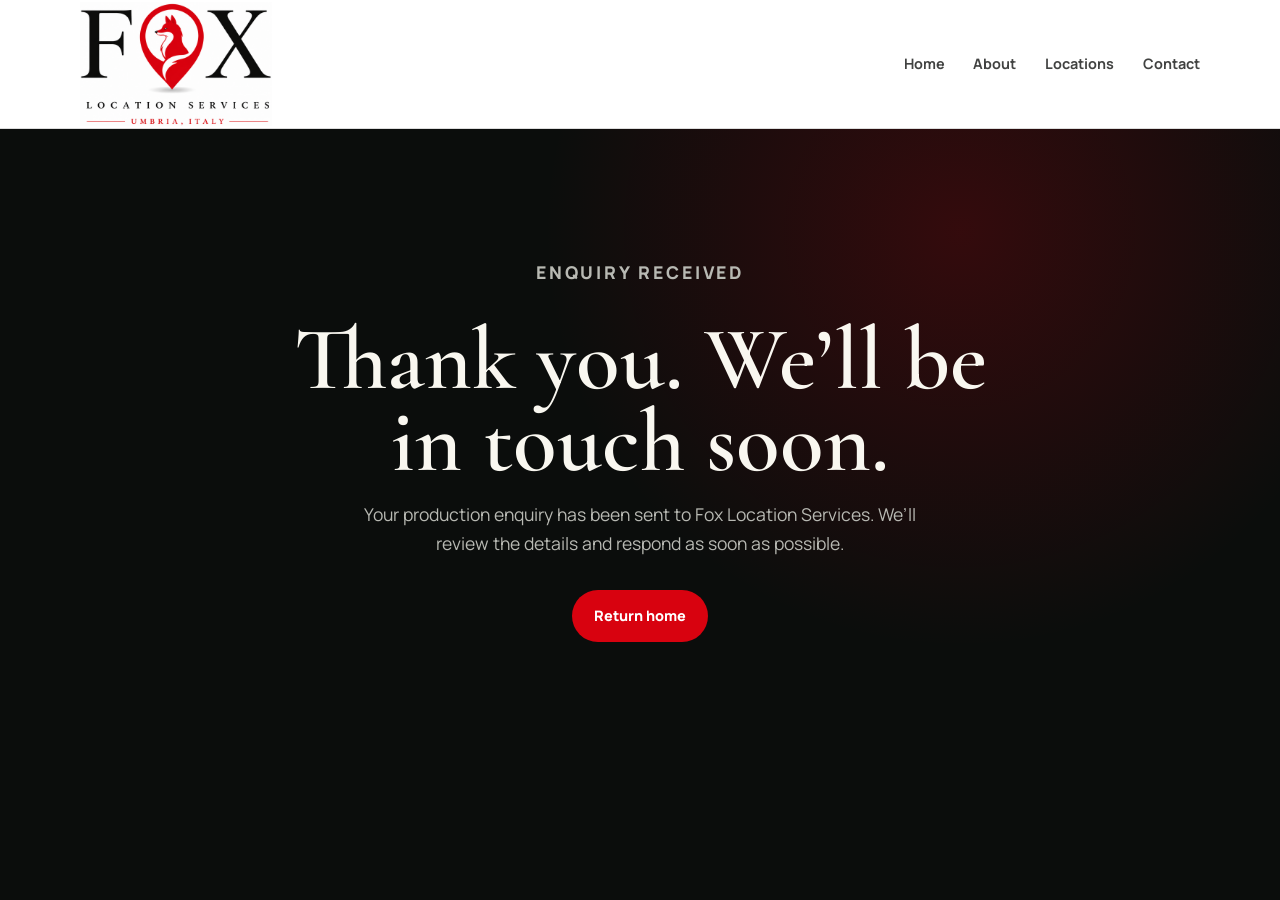
<file: thank-you.html>
<!doctype html>
<html lang="en">
<head>
  <meta charset="utf-8">
  <meta name="viewport" content="width=device-width, initial-scale=1">
  <meta name="theme-color" content="#0b0d0c">
  <title>Thank You | Fox Location Services</title>
  <meta name="robots" content="noindex">
  <link rel="preconnect" href="https://fonts.googleapis.com">
  <link rel="preconnect" href="https://fonts.gstatic.com" crossorigin>
  <link href="https://fonts.googleapis.com/css2?family=Cormorant+Garamond:wght@500;600&family=Manrope:wght@400;600;700;800&display=swap" rel="stylesheet">
  <link rel="stylesheet" href="assets/css/styles.css">
</head>
<body>
  <header class="site-header">
    <div class="container header-inner">
      <a class="brand" href="index.html" aria-label="Fox Location Services — home">
        <img class="brand-logo fox" src="assets/img/brand/CastleFox.png" alt="Fox Location Services, Umbria, Italy" width="1060" height="684">
      </a>
      <nav class="nav-links" aria-label="Primary navigation">
        <a href="index.html">Home</a>
        <a href="AboutUs.html">About</a>
        <a href="locations.html">Locations</a>
        <a href="contact.html">Contact</a>
      </nav>
    </div>
  </header>
  <main>
    <section class="thank-you-section">
      <div class="container thank-you-card">
        <p class="eyebrow">Enquiry received</p>
        <h1>Thank you. We’ll be in touch soon.</h1>
        <p>Your production enquiry has been sent to Fox Location Services. We’ll review the details and respond as soon as possible.</p>
        <a class="btn btn-primary" href="index.html">Return home</a>
      </div>
    </section>
  </main>
</body>
</html>
</file>
<file: assets/css/styles.css>
:root {
  --ink: #0b0d0c;
  --ink-soft: #121614;
  --paper: #f4f0e7;
  --paper-strong: #fffdf8;
  --text: #f9f7f0;
  --muted: #b8b9b3;
  --line: rgba(255, 255, 255, 0.14);
  --orange: #d8020f;
  --orange-light: #f02a34;
  --green: #283c31;
  --max-width: 1120px;
  --radius: 1.25rem;
  --shadow: 0 1.5rem 4rem rgba(0, 0, 0, 0.24);
  --sans: "Manrope", "Segoe UI", Arial, sans-serif;
  --display: "Cormorant Garamond", Georgia, serif;
}

*,
*::before,
*::after {
  box-sizing: border-box;
}

html {
  scroll-behavior: smooth;
}

body {
  margin: 0;
  background: var(--ink);
  color: var(--text);
  font-family: var(--sans);
  font-size: 1rem;
  line-height: 1.65;
  -webkit-font-smoothing: antialiased;
}

body.menu-open {
  overflow: hidden;
}

img {
  display: block;
  max-width: 100%;
}

a {
  color: inherit;
  text-decoration: none;
}

button,
input,
textarea,
select {
  font: inherit;
}

button,
a {
  -webkit-tap-highlight-color: transparent;
}

:focus-visible {
  outline: 3px solid var(--orange-light);
  outline-offset: 4px;
}

.skip-link {
  position: fixed;
  top: 0.75rem;
  left: 0.75rem;
  z-index: 999;
  padding: 0.7rem 1rem;
  border-radius: 999px;
  background: var(--paper-strong);
  color: var(--ink);
  transform: translateY(-160%);
  transition: transform 180ms ease;
}

.skip-link:focus {
  transform: translateY(0);
}

.container {
  width: min(calc(100% - 2.5rem), var(--max-width));
  margin-inline: auto;
}

.eyebrow {
  margin: 0 0 1rem;
  color: var(--orange-light);
  font-size: 0.75rem;
  font-weight: 800;
  letter-spacing: 0.16em;
  text-transform: uppercase;
}

.section {
  padding-block: clamp(4rem, 7vw, 6.5rem);
}

.section-light {
  background: var(--paper);
  color: #171a18;
}

.section-header {
  display: grid;
  grid-template-columns: minmax(0, 1fr) minmax(18rem, 0.65fr);
  gap: 2rem;
  align-items: end;
  margin-bottom: 3rem;
}

.section-title {
  max-width: 16ch;
  margin: 0;
  font-family: var(--display);
  font-size: clamp(2.8rem, 6vw, 5.4rem);
  font-weight: 600;
  letter-spacing: -0.035em;
  line-height: 0.95;
}

.section-title.small {
  font-size: clamp(2.35rem, 4vw, 3.7rem);
}

.lead {
  max-width: 43rem;
  margin: 0;
  color: #555b57;
  font-size: clamp(1.05rem, 1.8vw, 1.25rem);
}

.site-header {
  position: absolute;
  inset: 0 0 auto;
  z-index: 20;
  border-bottom: 1px solid rgba(11, 13, 12, 0.14);
  background: #fff;
}

.header-inner {
  min-height: 8rem;
  display: flex;
  align-items: center;
  justify-content: space-between;
  gap: 2rem;
}

.brand {
  display: inline-flex;
  align-items: center;
  gap: 0.7rem;
  min-width: 0;
}

.brand-mark {
  display: grid;
  width: 3.15rem;
  height: 3.15rem;
  place-items: center;
  border: 1px solid rgba(255, 255, 255, 0.55);
  border-radius: 50% 50% 46% 54%;
  color: var(--orange-light);
  font-family: var(--display);
  font-size: 1.05rem;
  font-weight: 600;
  letter-spacing: 0.05em;
  transform: rotate(-3deg);
}

.brand-name {
  color: white;
  font-size: 0.76rem;
  font-weight: 800;
  letter-spacing: 0.12em;
  line-height: 1.08;
  text-transform: uppercase;
}

.brand-logo {
  width: auto;
  object-fit: contain;
}

.brand-logo.fox {
  width: 12rem;
  height: auto;
  border: 0;
  border-radius: 0;
  background: white;
}

.brand-logo.text {
  height: 3.2rem;
  margin-left: -0.35rem;
}

.nav-links {
  display: flex;
  align-items: center;
  gap: 1.8rem;
}

.nav-links a {
  position: relative;
  color: rgba(11, 13, 12, 0.78);
  font-size: 0.9rem;
  font-weight: 700;
}

.nav-links a:not(.nav-cta)::after {
  content: "";
  position: absolute;
  right: 0;
  bottom: -0.45rem;
  left: 0;
  height: 2px;
  background: var(--orange);
  transform: scaleX(0);
  transform-origin: right;
  transition: transform 180ms ease;
}

.nav-links a:hover::after,
.nav-links a[aria-current="page"]::after {
  transform: scaleX(1);
  transform-origin: left;
}

.nav-cta {
  padding: 0.7rem 1.1rem;
  border: 1px solid rgba(11, 13, 12, 0.3);
  border-radius: 999px;
  transition: background 180ms ease, color 180ms ease;
}

.nav-cta:hover {
  border-color: var(--orange);
  background: var(--orange);
  color: white;
}

.menu-btn {
  display: none;
  width: 3rem;
  height: 3rem;
  padding: 0;
  border: 1px solid rgba(11, 13, 12, 0.28);
  border-radius: 50%;
  background: transparent;
  color: var(--ink);
  cursor: pointer;
}

.menu-icon,
.menu-icon::before,
.menu-icon::after {
  display: block;
  width: 1.1rem;
  height: 1px;
  margin: auto;
  background: currentColor;
  transition: transform 180ms ease;
}

.menu-icon {
  position: relative;
}

.menu-icon::before,
.menu-icon::after {
  content: "";
  position: absolute;
  left: 0;
}

.menu-icon::before { top: -0.35rem; }
.menu-icon::after { top: 0.35rem; }

.menu-btn[aria-expanded="true"] .menu-icon {
  background: transparent;
}

.menu-btn[aria-expanded="true"] .menu-icon::before {
  top: 0;
  transform: rotate(45deg);
}

.menu-btn[aria-expanded="true"] .menu-icon::after {
  top: 0;
  transform: rotate(-45deg);
}

.mobile-menu {
  display: none;
}

.hero {
  position: relative;
  min-height: clamp(38rem, 72svh, 43rem);
  display: flex;
  align-items: flex-end;
  isolation: isolate;
  overflow: hidden;
}

.hero-bg {
  position: absolute;
  inset: 0;
  z-index: -2;
  background-position: center;
  background-size: cover;
  transform: scale(1.025);
}

.hero::before {
  content: "";
  position: absolute;
  inset: 0;
  z-index: -1;
  background:
    linear-gradient(90deg, rgba(4, 6, 5, 0.83) 0%, rgba(4, 6, 5, 0.52) 45%, rgba(4, 6, 5, 0.14) 76%),
    linear-gradient(0deg, rgba(4, 6, 5, 0.9) 0%, transparent 55%);
}

.hero-content {
  padding-block: 10.5rem 3.5rem;
}

.hero-kicker {
  display: flex;
  align-items: center;
  gap: 0.7rem;
  margin: 0 0 1.2rem;
  color: rgba(255, 255, 255, 0.85);
  font-size: 0.78rem;
  font-weight: 800;
  letter-spacing: 0.14em;
  text-transform: uppercase;
}

.hero-kicker::before {
  content: "";
  width: 2.4rem;
  height: 2px;
  background: var(--orange);
}

.hero h1 {
  max-width: 15ch;
  margin: 0;
  font-family: var(--display);
  font-size: clamp(4rem, 8.5vw, 7.8rem);
  font-weight: 600;
  letter-spacing: -0.045em;
  line-height: 0.88;
  text-wrap: balance;
}

.hero h1.hero-title-long {
  max-width: 19ch;
  font-size: clamp(3.15rem, 5.2vw, 5.15rem);
  line-height: 0.95;
}

.hero-copy {
  max-width: 36rem;
  margin: 1.35rem 0 0;
  color: rgba(255, 255, 255, 0.78);
  font-size: clamp(1.05rem, 1.8vw, 1.3rem);
}

.hero-actions {
  display: flex;
  flex-wrap: wrap;
  gap: 0.8rem;
  margin-top: 2rem;
}

.hero-contact-links {
  display: flex;
  flex-wrap: wrap;
  gap: 0.65rem 1.4rem;
  margin-top: 1.4rem;
  color: rgba(255, 255, 255, 0.72);
  font-size: 0.82rem;
  font-weight: 700;
}

.hero-contact-links a {
  border-bottom: 1px solid rgba(255, 255, 255, 0.32);
  transition: color 180ms ease, border-color 180ms ease;
}

.hero-contact-links a:hover {
  border-color: var(--orange-light);
  color: white;
}

.btn {
  display: inline-flex;
  min-height: 3.25rem;
  align-items: center;
  justify-content: center;
  gap: 0.55rem;
  padding: 0.8rem 1.3rem;
  border: 1px solid transparent;
  border-radius: 999px;
  font-size: 0.9rem;
  font-weight: 800;
  transition: transform 180ms ease, background 180ms ease, border-color 180ms ease;
}

.btn:hover {
  transform: translateY(-2px);
}

.btn-primary {
  background: var(--orange);
  color: white;
}

.btn-primary:hover {
  background: var(--orange-light);
}

.btn-secondary {
  border-color: rgba(255, 255, 255, 0.35);
  background: rgba(9, 12, 10, 0.35);
  color: white;
  backdrop-filter: blur(8px);
}

.btn-dark {
  background: var(--ink);
  color: white;
}

.arrow {
  font-size: 1.15em;
  line-height: 1;
}

.trust-bar {
  border-top: 1px solid var(--line);
  background: #090b0a;
}

.trust-list {
  display: grid;
  grid-template-columns: repeat(4, 1fr);
  margin: 0;
  padding: 1.35rem 0;
  list-style: none;
}

.trust-list li {
  padding-inline: 1.25rem;
  border-right: 1px solid var(--line);
  color: var(--muted);
  font-size: 0.78rem;
  font-weight: 800;
  letter-spacing: 0.08em;
  text-align: center;
  text-transform: uppercase;
}

.trust-list li:last-child {
  border: 0;
}

.positioning-strip {
  padding-block: clamp(3.25rem, 5vw, 4.75rem);
  background: var(--ink-soft);
  text-align: center;
}

.positioning-strip h2 {
  max-width: 23ch;
  margin: 0 auto;
  font-family: var(--display);
  font-size: clamp(2.2rem, 4vw, 3.65rem);
  font-weight: 600;
  letter-spacing: -0.035em;
  line-height: 0.98;
  text-wrap: balance;
}

.positioning-strip h2 span {
  color: var(--orange-light);
}

.intro-grid {
  display: grid;
  grid-template-columns: minmax(0, 1.05fr) minmax(20rem, 0.75fr);
  gap: clamp(3rem, 6vw, 5rem);
  align-items: start;
}

.intro-copy p:not(.eyebrow) {
  max-width: 41rem;
  color: #4f5651;
  font-size: 1.05rem;
}

.intro-copy .lead {
  margin-bottom: 1.5rem;
  color: #2f3531;
  font-size: clamp(1.1rem, 1.8vw, 1.3rem);
  font-weight: 600;
}

.feature-panel {
  position: relative;
  padding: 1.75rem;
  border-radius: var(--radius);
  background: var(--green);
  color: white;
  box-shadow: var(--shadow);
}

.feature-panel::before {
  content: "Local / On set";
  position: absolute;
  top: 1.4rem;
  right: 1.4rem;
  color: rgba(255, 255, 255, 0.42);
  font-size: 0.66rem;
  font-weight: 800;
  letter-spacing: 0.14em;
  text-transform: uppercase;
}

.feature-panel h3 {
  max-width: 12ch;
  margin: 3rem 0 0.75rem;
  font-family: var(--display);
  font-size: 2rem;
  line-height: 1;
}

.feature-panel > p {
  color: rgba(255, 255, 255, 0.7);
}

.check-list {
  margin: 1.8rem 0 0;
  padding: 0;
  list-style: none;
}

.check-list li {
  display: flex;
  gap: 0.8rem;
  padding-block: 0.8rem;
  border-top: 1px solid rgba(255, 255, 255, 0.14);
}

.check-list li::before {
  content: "✓";
  color: var(--orange-light);
  font-weight: 900;
}

.services-grid {
  display: grid;
  grid-template-columns: repeat(3, 1fr);
  gap: 1px;
  border: 1px solid rgba(255, 255, 255, 0.13);
  border-radius: var(--radius);
  background: rgba(255, 255, 255, 0.13);
  overflow: hidden;
}

.service-card {
  min-height: 18rem;
  display: flex;
  flex-direction: column;
  padding: clamp(1.5rem, 3vw, 2.4rem);
  background: var(--ink-soft);
}

.service-number {
  color: var(--orange-light);
  font-size: 0.72rem;
  font-weight: 800;
  letter-spacing: 0.12em;
}

.service-card h3 {
  max-width: 8ch;
  margin: auto 0 1rem;
  font-family: var(--display);
  font-size: clamp(2rem, 3vw, 2.75rem);
  font-weight: 600;
  line-height: 0.95;
}

.service-card p {
  margin: 0;
  color: var(--muted);
}

.video-grid {
  display: grid;
  grid-template-columns: repeat(2, minmax(0, 1fr));
  gap: 1.5rem;
}

.video-card {
  position: relative;
  min-width: 0;
  margin: 0;
  padding-bottom: 0.75rem;
}

.video-card::after {
  content: "";
  position: absolute;
  top: 1.25rem;
  right: -0.75rem;
  width: 42%;
  aspect-ratio: 1;
  z-index: 0;
  border: 1px solid rgba(216, 2, 15, 0.28);
  border-radius: 1.5rem;
  background: rgba(216, 2, 15, 0.06);
}

.video-card-facebook {
  grid-column: 1 / -1;
  width: min(100%, 23rem);
  justify-self: center;
}

.video-card-facebook .video-frame {
  aspect-ratio: 9 / 16;
}

.video-frame {
  position: relative;
  aspect-ratio: 16 / 9;
  overflow: hidden;
  border-radius: var(--radius);
  background: #050505;
  box-shadow: var(--shadow);
  z-index: 1;
}

.video-frame iframe {
  position: absolute;
  inset: 0;
  width: 100%;
  height: 100%;
  border: 0;
}

.video-frame-portrait {
  aspect-ratio: 9 / 16;
}

.video-credit {
  margin-top: 0.85rem;
  color: #666d68;
  font-size: 0.7rem;
  font-weight: 800;
  letter-spacing: 0;
  line-height: 1.45;
  text-transform: none;
  overflow-wrap: anywhere;
}

.video-credit a {
  text-decoration: underline;
  text-decoration-color: rgba(216, 2, 15, 0.35);
  text-underline-offset: 0.2rem;
}

.video-credit a:hover {
  color: var(--orange);
}

.location-band {
  position: relative;
  min-height: 30rem;
  display: flex;
  align-items: flex-end;
  isolation: isolate;
  background: url("../../MoutainViews.png") center / cover no-repeat;
}

.location-band::before {
  content: "";
  position: absolute;
  inset: 0;
  z-index: -1;
  background: linear-gradient(0deg, rgba(5, 7, 6, 0.93), rgba(5, 7, 6, 0.12) 75%);
}

.location-content {
  display: flex;
  align-items: end;
  justify-content: space-between;
  gap: 2rem;
  padding-block: 4rem;
}

.location-content h2 {
  max-width: 13ch;
  margin: 0;
  font-family: var(--display);
  font-size: clamp(2.8rem, 5vw, 4.4rem);
  font-weight: 600;
  letter-spacing: -0.035em;
  line-height: 0.94;
}

.process-grid {
  display: grid;
  grid-template-columns: repeat(3, 1fr);
  gap: 1.75rem;
  margin-top: 2.5rem;
}

.process-step {
  padding-top: 1.3rem;
  border-top: 2px solid #d4cfc4;
}

.process-step span {
  color: #a8000b;
  font-size: 0.72rem;
  font-weight: 900;
  letter-spacing: 0.12em;
}

.process-step h3 {
  margin: 1.7rem 0 0.65rem;
  font-family: var(--display);
  font-size: 2rem;
  line-height: 1;
}

.process-step p {
  margin: 0;
  color: #5e635f;
}

.cta-section {
  padding-block: clamp(4rem, 6vw, 5.5rem);
  background: var(--orange);
  color: white;
}

.cta-grid {
  display: grid;
  grid-template-columns: 1.1fr 0.8fr;
  gap: clamp(3rem, 8vw, 8rem);
  align-items: end;
}

.cta-grid h2 {
  max-width: 13ch;
  margin: 0;
  font-family: var(--display);
  font-size: clamp(3rem, 5.3vw, 4.8rem);
  font-weight: 600;
  letter-spacing: -0.045em;
  line-height: 0.88;
}

.cta-details p {
  max-width: 34rem;
  margin: 0 0 1.5rem;
  font-size: 1.1rem;
}

.contact-list {
  display: grid;
  gap: 0.5rem;
  margin-top: 1.5rem;
}

.contact-list a {
  width: fit-content;
  font-weight: 800;
  text-decoration: underline;
  text-decoration-color: rgba(27, 14, 8, 0.35);
  text-underline-offset: 0.25rem;
}

.contact-facts {
  display: grid;
  grid-template-columns: repeat(2, minmax(0, 1fr));
  gap: 1px;
  margin-top: 2rem;
  overflow: hidden;
  border: 1px solid rgba(27, 14, 8, 0.2);
  border-radius: 1rem;
  background: rgba(27, 14, 8, 0.2);
}

.contact-fact {
  min-width: 0;
  padding: 1rem;
  background: rgba(255, 255, 255, 0.16);
}

.contact-fact span {
  display: block;
  margin-bottom: 0.2rem;
  font-size: 0.65rem;
  font-weight: 900;
  letter-spacing: 0.12em;
  text-transform: uppercase;
}

.contact-fact strong,
.contact-fact a {
  display: block;
  overflow-wrap: anywhere;
  font-size: 0.85rem;
  font-weight: 800;
}

.footer {
  padding-block: 2.5rem;
  background: #070908;
  color: var(--muted);
  font-size: 0.82rem;
}

.footer-inner {
  display: flex;
  align-items: center;
  justify-content: space-between;
  gap: 2rem;
}

.footer-links {
  display: flex;
  flex-wrap: wrap;
  gap: 1.5rem;
}

.footer a:hover {
  color: white;
}

/* About page */
.about-hero {
  padding-block: 9rem clamp(4rem, 6vw, 5.25rem);
  background:
    radial-gradient(circle at 82% 30%, rgba(216, 2, 15, 0.22), transparent 30rem),
    linear-gradient(135deg, #0b0d0c 0%, #18221c 100%);
}

.about-hero-inner {
  display: grid;
  grid-template-columns: minmax(0, 1fr) minmax(18rem, 0.5fr);
  gap: 3rem;
  align-items: end;
}

.about-hero h1 {
  max-width: 11ch;
  margin: 0;
  font-family: var(--display);
  font-size: clamp(3.5rem, 6.5vw, 5.75rem);
  font-weight: 600;
  letter-spacing: -0.045em;
  line-height: 0.88;
}

.about-hero-note {
  max-width: 27rem;
  margin: 0;
  padding-left: 1.25rem;
  border-left: 2px solid var(--orange);
  color: rgba(255, 255, 255, 0.72);
  font-size: 1.05rem;
}

.about-story {
  background: var(--paper);
  color: #171a18;
}

.story-row {
  display: grid;
  gap: clamp(3rem, 7vw, 5.75rem);
  align-items: start;
  padding-block: clamp(4.5rem, 7vw, 6.5rem);
}

.story-row-image-right {
  grid-template-columns: minmax(0, 1fr) minmax(17rem, 0.62fr);
}

.story-row-image-left {
  grid-template-columns: minmax(17rem, 0.62fr) minmax(0, 1fr);
}

.story-row + .story-row {
  border-top: 1px solid #d8d2c7;
}

.story-row-image-right .story-image {
  grid-column: 2;
  grid-row: 1;
}

.story-row-image-right .story-copy {
  grid-column: 1;
  grid-row: 1;
}

.story-image {
  position: relative;
  width: 100%;
  max-width: 27rem;
  margin: 0;
}

.story-video {
  max-width: 20rem;
}

.story-video::after {
  right: -1.2rem;
  bottom: 2.5rem;
  width: 72%;
  height: auto;
  aspect-ratio: 1;
  border-color: rgba(216, 2, 15, 0.3);
  border-radius: 1.5rem;
  background: rgba(216, 2, 15, 0.06);
}

.story-row-image-left .story-video::after {
  right: auto;
  left: -1.2rem;
}

.story-video .video-frame {
  position: relative;
  z-index: 1;
}

.story-row-image-right .story-image {
  justify-self: end;
}

.story-image::after {
  content: "";
  position: absolute;
  right: -1rem;
  bottom: -1rem;
  width: 55%;
  height: 55%;
  z-index: 0;
  border: 1px solid rgba(72, 84, 76, 0.4);
  border-radius: var(--radius);
}

.story-row-image-left .story-image::after {
  right: auto;
  left: -1rem;
}

.story-image.story-video::after {
  right: -1.2rem;
  bottom: 2.5rem;
  width: 72%;
  height: auto;
  aspect-ratio: 1;
  border-color: rgba(216, 2, 15, 0.3);
  border-radius: 1.5rem;
  background: rgba(216, 2, 15, 0.06);
}

.story-row-image-left .story-image.story-video::after {
  right: auto;
  left: -1.2rem;
}

.story-image img {
  position: relative;
  z-index: 1;
  width: 100%;
  aspect-ratio: 4 / 5;
  border-radius: var(--radius);
  object-fit: cover;
  box-shadow: var(--shadow);
}

.story-image figcaption {
  position: relative;
  z-index: 2;
  margin-top: 1rem;
  color: #747972;
  font-size: 0.75rem;
  font-weight: 700;
  letter-spacing: 0.1em;
  text-transform: uppercase;
}

.story-image .video-credit {
  margin-top: 0.85rem;
  color: #666d68;
  font-size: 0.7rem;
  letter-spacing: 0;
  line-height: 1.45;
  text-transform: none;
}

.story-copy h2 {
  max-width: 13ch;
  margin: 0 0 1.5rem;
  font-family: var(--display);
  font-size: clamp(2.55rem, 4vw, 3.8rem);
  font-weight: 600;
  letter-spacing: -0.035em;
  line-height: 0.94;
}

.story-copy p {
  max-width: 43rem;
  margin: 0 0 1.2rem;
  color: #4f5651;
  font-size: 1.04rem;
}

.story-copy p:last-child {
  margin-bottom: 0;
}

.founder-signoff {
  margin-top: 2rem;
  padding-top: 1.5rem;
  border-top: 1px solid #d8d2c7;
}

.founder-signoff strong {
  display: block;
  color: #171a18;
  font-family: var(--display);
  font-size: 1.8rem;
  line-height: 1;
}

.founder-signoff span {
  color: #9f1019;
  font-size: 0.76rem;
  font-weight: 800;
  letter-spacing: 0.12em;
  text-transform: uppercase;
}

.belief-band {
  padding-block: clamp(4.5rem, 7vw, 6.5rem);
  background: var(--green);
  text-align: center;
}

.belief-band blockquote {
  max-width: 18ch;
  margin: 0 auto;
  font-family: var(--display);
  font-size: clamp(2.7rem, 5vw, 4.8rem);
  font-weight: 600;
  letter-spacing: -0.04em;
  line-height: 0.93;
}

.belief-band blockquote::before {
  content: "“";
  display: block;
  height: 0.65em;
  color: var(--orange-light);
  font-size: 1.5em;
}

/* Inner pages */
.page-hero {
  padding-block: 13rem 5.5rem;
  background:
    radial-gradient(circle at 82% 35%, rgba(216, 2, 15, 0.24), transparent 28rem),
    linear-gradient(135deg, #0b0d0c, #17221c);
}

.page-hero-inner {
  display: grid;
  grid-template-columns: minmax(0, 1fr) minmax(18rem, 0.5fr);
  gap: 3rem;
  align-items: end;
}

.page-hero h1 {
  max-width: 12ch;
  margin: 0;
  font-family: var(--display);
  font-size: clamp(3.5rem, 6.5vw, 5.75rem);
  font-weight: 600;
  letter-spacing: -0.045em;
  line-height: 0.9;
}

.page-hero-copy {
  max-width: 30rem;
  margin: 0;
  padding-left: 1.25rem;
  border-left: 2px solid var(--orange);
  color: rgba(255, 255, 255, 0.74);
  font-size: 1.05rem;
}

.video-library {
  background: var(--paper);
  color: #171a18;
}

.video-library-wide {
  display: grid;
  grid-template-columns: repeat(2, minmax(0, 1fr));
  gap: 1.5rem;
}

.video-library-subhead {
  margin: clamp(4rem, 7vw, 6rem) 0 2rem;
  font-family: var(--display);
  font-size: clamp(2.3rem, 4vw, 3.5rem);
  font-weight: 600;
  line-height: 1;
}

.video-library-vertical {
  display: grid;
  grid-template-columns: repeat(3, minmax(0, 1fr));
  gap: clamp(1.5rem, 4vw, 3rem);
  align-items: start;
}

.video-library-vertical .video-card {
  width: min(100%, 22rem);
  justify-self: center;
}

.location-heading-lockup {
  display: grid;
  grid-template-columns: minmax(0, 1fr) auto;
  gap: clamp(1.5rem, 4vw, 3rem);
  align-items: end;
}

.location-heading-mark {
  width: clamp(7rem, 11vw, 9.5rem);
  height: auto;
  justify-self: end;
  margin-bottom: 0.25rem;
}

.location-reel-groups {
  display: grid;
  gap: clamp(4rem, 8vw, 7rem);
}

.location-reel-group {
  padding-top: 2rem;
  border-top: 1px solid #d5d0c5;
}

.location-reel-title {
  margin: 0 0 2rem;
  font-family: var(--display);
  font-size: clamp(2.6rem, 5vw, 4.4rem);
  font-weight: 600;
  letter-spacing: -0.035em;
  line-height: 0.95;
}

.location-reel-title a {
  text-decoration: underline;
  text-decoration-color: rgba(216, 2, 15, 0.3);
  text-underline-offset: 0.25rem;
}

.location-reel-grid {
  display: grid;
  grid-template-columns: minmax(0, 1.35fr) minmax(17rem, 0.65fr);
  gap: clamp(1.5rem, 5vw, 4rem);
  align-items: start;
}

.location-reel-single {
  margin-inline: auto;
}

.location-reel-wide {
  width: min(100%, 48rem);
}

.location-reel-portrait {
  width: min(100%, 22rem);
}

.contact-section {
  background: var(--paper);
  color: #171a18;
}

.contact-grid {
  display: grid;
  grid-template-columns: minmax(25rem, 0.95fr) minmax(0, 1.05fr);
  gap: clamp(3rem, 8vw, 7rem);
  align-items: start;
}

.contact-intro {
  position: sticky;
  top: 2rem;
}

.contact-intro h2 {
  max-width: 12ch;
  margin: 0 0 1.25rem;
  font-family: var(--display);
  font-size: clamp(2.6rem, 4vw, 3.8rem);
  font-weight: 600;
  line-height: 0.96;
}

.contact-intro > p {
  max-width: 34rem;
  color: #58605b;
}

.contact-direct {
  display: grid;
  gap: 0.8rem;
  margin-top: 2rem;
  padding-top: 1.5rem;
  border-top: 1px solid #d5d0c5;
}

.contact-direct span {
  display: block;
  color: #7b817d;
  font-size: 0.68rem;
  font-weight: 900;
  letter-spacing: 0.12em;
  text-transform: uppercase;
}

.contact-direct a,
.contact-direct strong {
  font-weight: 800;
  overflow-wrap: anywhere;
}

.contact-identity-card {
  display: grid;
  grid-template-columns: minmax(8rem, 0.72fr) minmax(0, 1.28fr);
  margin-top: 2rem;
  overflow: hidden;
  border: 1px solid #ded8cd;
  border-radius: 1rem;
  background: white;
  box-shadow: 0 1rem 3rem rgba(36, 29, 23, 0.1);
}

.contact-identity-mark {
  display: grid;
  place-items: center;
  padding: 1.25rem;
  border-right: 2px solid var(--orange);
}

.contact-identity-mark img {
  width: 100%;
  height: auto;
}

.contact-identity-details {
  min-width: 0;
  padding: 1.5rem;
}

.contact-identity-name {
  margin: 0 0 1.35rem;
  padding-bottom: 0.75rem;
  border-bottom: 3px solid var(--orange);
  font-family: var(--display);
  font-size: clamp(1.75rem, 3vw, 2.5rem);
  font-weight: 600;
  letter-spacing: 0.16em;
  line-height: 1;
  text-transform: uppercase;
}

.contact-identity-list {
  display: grid;
  gap: 0.75rem;
  margin: 0;
  padding: 0;
  list-style: none;
}

.contact-identity-list li {
  min-width: 0;
  display: grid;
  grid-template-columns: 1.5rem minmax(0, 1fr);
  gap: 0.6rem;
  align-items: center;
}

.contact-identity-list a,
.contact-identity-list li > span:last-child {
  overflow-wrap: anywhere;
  font-family: var(--display);
  font-size: 1.08rem;
  font-weight: 600;
}

.contact-identity-icon {
  color: var(--orange);
  font-family: var(--sans);
  font-size: 1.05rem;
  font-weight: 900;
  text-align: center;
}

.enquiry-form {
  padding: clamp(1.5rem, 4vw, 2.5rem);
  border: 1px solid #d8d2c7;
  border-radius: var(--radius);
  background: var(--paper-strong);
  box-shadow: 0 1rem 3rem rgba(36, 29, 23, 0.1);
}

.form-grid {
  display: grid;
  grid-template-columns: repeat(2, minmax(0, 1fr));
  gap: 1.15rem;
}

.form-field {
  min-width: 0;
}

.form-field-wide {
  grid-column: 1 / -1;
}

.form-field label {
  display: block;
  margin-bottom: 0.4rem;
  font-size: 0.76rem;
  font-weight: 900;
  letter-spacing: 0.05em;
}

.form-field input,
.form-field select,
.form-field textarea {
  width: 100%;
  min-height: 3.2rem;
  padding: 0.75rem 0.9rem;
  border: 1px solid #c9c3b8;
  border-radius: 0.7rem;
  background: white;
  color: #171a18;
}

.form-field textarea {
  min-height: 10rem;
  resize: vertical;
}

.form-field input:focus,
.form-field select:focus,
.form-field textarea:focus {
  border-color: var(--orange);
  outline: 3px solid rgba(216, 2, 15, 0.14);
}

.consent-field {
  display: flex;
  grid-column: 1 / -1;
  gap: 0.7rem;
  align-items: flex-start;
  color: #5f6661;
  font-size: 0.8rem;
}

.consent-field input {
  width: 1.1rem;
  height: 1.1rem;
  margin-top: 0.2rem;
  accent-color: var(--orange);
}

.form-actions {
  display: flex;
  grid-column: 1 / -1;
  flex-wrap: wrap;
  gap: 1rem;
  align-items: center;
  margin-top: 0.35rem;
}

.form-actions button {
  cursor: pointer;
}

.form-note {
  max-width: 32rem;
  margin: 0;
  color: #777d79;
  font-size: 0.72rem;
}

.microsoft-form-placeholder {
  min-height: 38rem;
  display: grid;
  place-items: center;
  padding: clamp(2rem, 6vw, 4rem);
  border: 1px dashed rgba(216, 2, 15, 0.35);
  border-radius: 1rem;
  background: linear-gradient(145deg, rgba(216, 2, 15, 0.05), rgba(40, 60, 49, 0.06));
  text-align: center;
}

.microsoft-form-placeholder > div {
  max-width: 30rem;
}

.microsoft-form-icon {
  width: 4rem;
  height: 4rem;
  display: grid;
  place-items: center;
  margin: 0 auto 1.5rem;
  border-radius: 1rem;
  background: #038387;
  color: white;
  font-size: 1.6rem;
  font-weight: 900;
  box-shadow: 0 0.75rem 2rem rgba(3, 131, 135, 0.2);
}

.microsoft-form-placeholder h3 {
  margin: 0 0 0.75rem;
  font-family: var(--display);
  font-size: clamp(2rem, 4vw, 3rem);
  font-weight: 600;
  line-height: 1;
}

.microsoft-form-placeholder p {
  margin: 0 0 1.5rem;
  color: #5f6661;
}

.microsoft-form-frame {
  width: 100%;
  min-height: 56rem;
  border: 0;
  border-radius: 1rem;
  background: white;
}

.microsoft-form-frame[hidden],
.microsoft-form-placeholder[hidden] {
  display: none;
}

.thank-you-section {
  min-height: calc(100svh - 8rem);
  display: grid;
  place-items: center;
  padding-block: 13rem 5rem;
  background:
    radial-gradient(circle at 75% 30%, rgba(216, 2, 15, 0.2), transparent 26rem),
    var(--ink);
}

.thank-you-card {
  max-width: 48rem;
  text-align: center;
}

.thank-you-card h1 {
  margin: 0 0 1rem;
  font-family: var(--display);
  font-size: clamp(3.2rem, 7vw, 6rem);
  font-weight: 600;
  line-height: 0.92;
}

.thank-you-card p {
  max-width: 38rem;
  margin: 0 auto 2rem;
  color: var(--muted);
  font-size: 1.1rem;
}

@media (max-width: 900px) {
  .nav-links {
    display: none;
  }

  .menu-btn {
    display: block;
  }

  .mobile-menu {
    position: fixed;
    inset: 0;
    z-index: -1;
    display: flex;
    flex-direction: column;
    justify-content: center;
    gap: 0.4rem;
    padding: 7rem 1.25rem 2rem;
    background: rgba(8, 11, 9, 0.98);
    opacity: 0;
    pointer-events: none;
    transform: translateY(-1rem);
    transition: opacity 180ms ease, transform 180ms ease;
  }

  .mobile-menu.is-open {
    opacity: 1;
    pointer-events: auto;
    transform: translateY(0);
  }

  .mobile-menu a {
    padding: 0.75rem 0;
    border-bottom: 1px solid var(--line);
    font-family: var(--display);
    font-size: clamp(2.2rem, 11vw, 4rem);
    line-height: 1;
  }

  .section-header,
  .intro-grid,
  .cta-grid,
  .about-hero-inner,
  .story-row,
  .page-hero-inner,
  .contact-grid {
    grid-template-columns: 1fr;
  }

  .contact-intro {
    position: static;
  }

  .contact-identity-card {
    max-width: 48rem;
  }

  .video-library-vertical {
    grid-template-columns: repeat(2, minmax(0, 1fr));
  }

  .location-reel-grid {
    grid-template-columns: 1fr;
  }

  .location-reel-grid .location-reel-portrait {
    justify-self: center;
  }

  .story-row-image-right .story-image,
  .story-row-image-right .story-copy {
    grid-column: auto;
    grid-row: auto;
  }

  .story-row-image-right .story-copy {
    order: 1;
  }

  .story-row-image-right .story-image {
    order: 2;
  }

  .story-image {
    width: min(100%, 34rem);
  }

  .story-row-image-right .story-image {
    margin-left: auto;
  }

  .services-grid {
    grid-template-columns: 1fr;
  }

  .video-grid {
    grid-template-columns: 1fr;
  }

  .video-library-wide,
  .video-library-vertical,
  .form-grid {
    grid-template-columns: 1fr;
  }

  .form-field-wide,
  .consent-field,
  .form-actions {
    grid-column: auto;
  }

  .video-card::after {
    right: -0.4rem;
  }

  .service-card {
    min-height: 18rem;
  }

  .trust-list {
    grid-template-columns: repeat(2, 1fr);
  }

  .trust-list li:nth-child(2) {
    border-right: 0;
  }

  .trust-list li:nth-child(-n + 2) {
    border-bottom: 1px solid var(--line);
  }
}

@media (max-width: 640px) {
  .container {
    width: min(calc(100% - 2rem), var(--max-width));
  }

  .header-inner {
    min-height: 6rem;
  }

  .brand-logo.fox {
    width: 8.75rem;
    height: auto;
  }

  .brand-logo.text {
    height: 2.45rem;
  }

  .brand-mark {
    width: 2.8rem;
    height: 2.8rem;
  }

  .hero {
    min-height: 39rem;
  }

  .hero-content {
    padding-block: 9.25rem 3rem;
  }

  .hero h1 {
    font-size: clamp(3.35rem, 16vw, 5rem);
  }

  .hero h1.hero-title-long {
    font-size: clamp(2.85rem, 11.5vw, 3.8rem);
  }

  .about-hero {
    padding-block: 8rem 3.75rem;
  }

  .page-hero {
    padding-block: 11rem 4rem;
  }

  .location-heading-lockup {
    align-items: flex-start;
  }

  .location-heading-mark {
    width: 5.5rem;
  }

  .contact-identity-card {
    grid-template-columns: 1fr;
  }

  .contact-identity-mark {
    padding: 1rem 4rem;
    border-right: 0;
    border-bottom: 2px solid var(--orange);
  }

  .contact-identity-mark img {
    max-width: 12rem;
  }

  .microsoft-form-placeholder {
    min-height: 30rem;
    padding: 2rem 1rem;
  }

  .microsoft-form-frame {
    min-height: 64rem;
  }

  .about-hero h1 {
    font-size: clamp(3.1rem, 14vw, 4.5rem);
  }

  .story-image::after {
    right: -0.45rem;
    bottom: -0.45rem;
  }

  .story-row-image-left .story-image::after {
    left: -0.45rem;
  }

  .story-image.story-video::after {
    right: -0.45rem;
    bottom: 2.25rem;
    width: 68%;
    height: auto;
  }

  .story-row-image-left .story-image.story-video::after {
    right: auto;
    left: -0.45rem;
  }

  .hero-actions,
  .hero-actions .btn {
    width: 100%;
  }

  .hero-contact-links {
    align-items: flex-start;
    flex-direction: column;
  }

  .trust-list li {
    padding: 0.85rem 0.5rem;
    font-size: 0.66rem;
  }

  .location-content {
    align-items: stretch;
    flex-direction: column;
  }

  .process-grid {
    grid-template-columns: 1fr;
  }

  .contact-facts {
    grid-template-columns: 1fr;
  }

  .footer-inner {
    align-items: flex-start;
    flex-direction: column;
  }
}

@media (prefers-reduced-motion: reduce) {
  html {
    scroll-behavior: auto;
  }

  *,
  *::before,
  *::after {
    scroll-behavior: auto !important;
    transition-duration: 0.01ms !important;
  }
}
</file>
